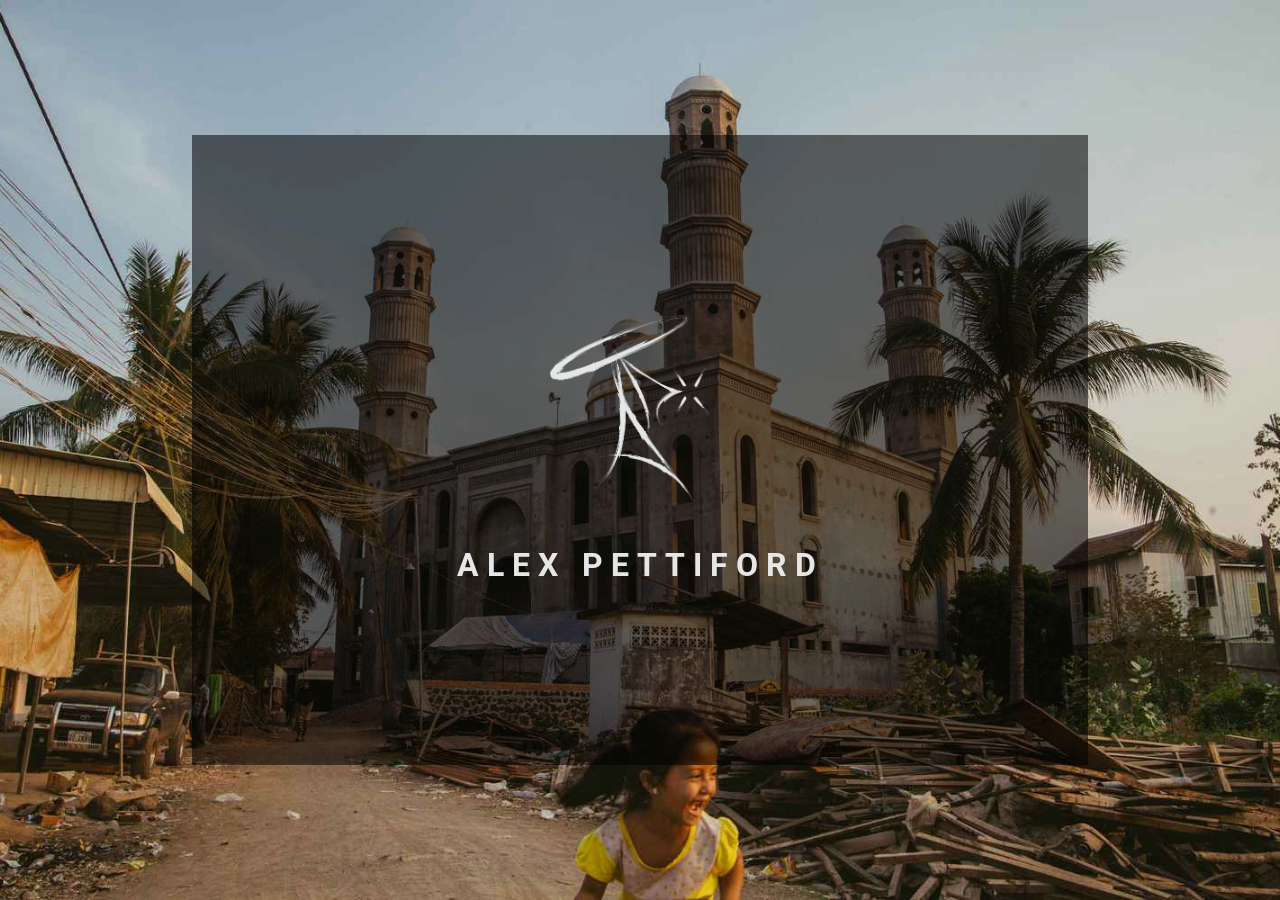
<file: index.html>
<!DOCTYPE html>
<html lang="en">
	<head>
    	<link rel="shortcut icon" type="image/png" href="favicon.png">
		<meta charset="utf-8">
    	<meta name="description" content="Your description goes here">
    	<meta name="keywords" content="one, two, three">
		<meta name="viewport" content="width=device-width, initial-scale=1">
		
		<!-- font -->
		<link href="https://fonts.googleapis.com/css2?family=Roboto:wght@400;500;700&display=swap" rel="stylesheet">
		<link href="/css/lightbox.css" rel="stylesheet" />


		<title>Alex Pettiford</title>

		<!-- external CSS link -->
		<link rel="stylesheet" href="css/normalize.css">
		<link rel="stylesheet" href="css/style.css">
		<link rel="stylesheet" href="css/lightbox.css">
		
		<meta http-equiv="refresh" content="4; url=streetArt.html">
	
	
	</head>
	<body>
		<div class="back">
			<div class="containerIndex">
				<img id="signature" src="favicon.png">
				<h1>ALEX PETTIFORD</h1>

			</div>

		</div>

		
		<script type="text/javascript" src="js/main.js"></script>
		<script type="text/javascript" src="js/lightbox-plus-jquery.js"></script>
	
	
	

	
	</body>
</html>
</file>
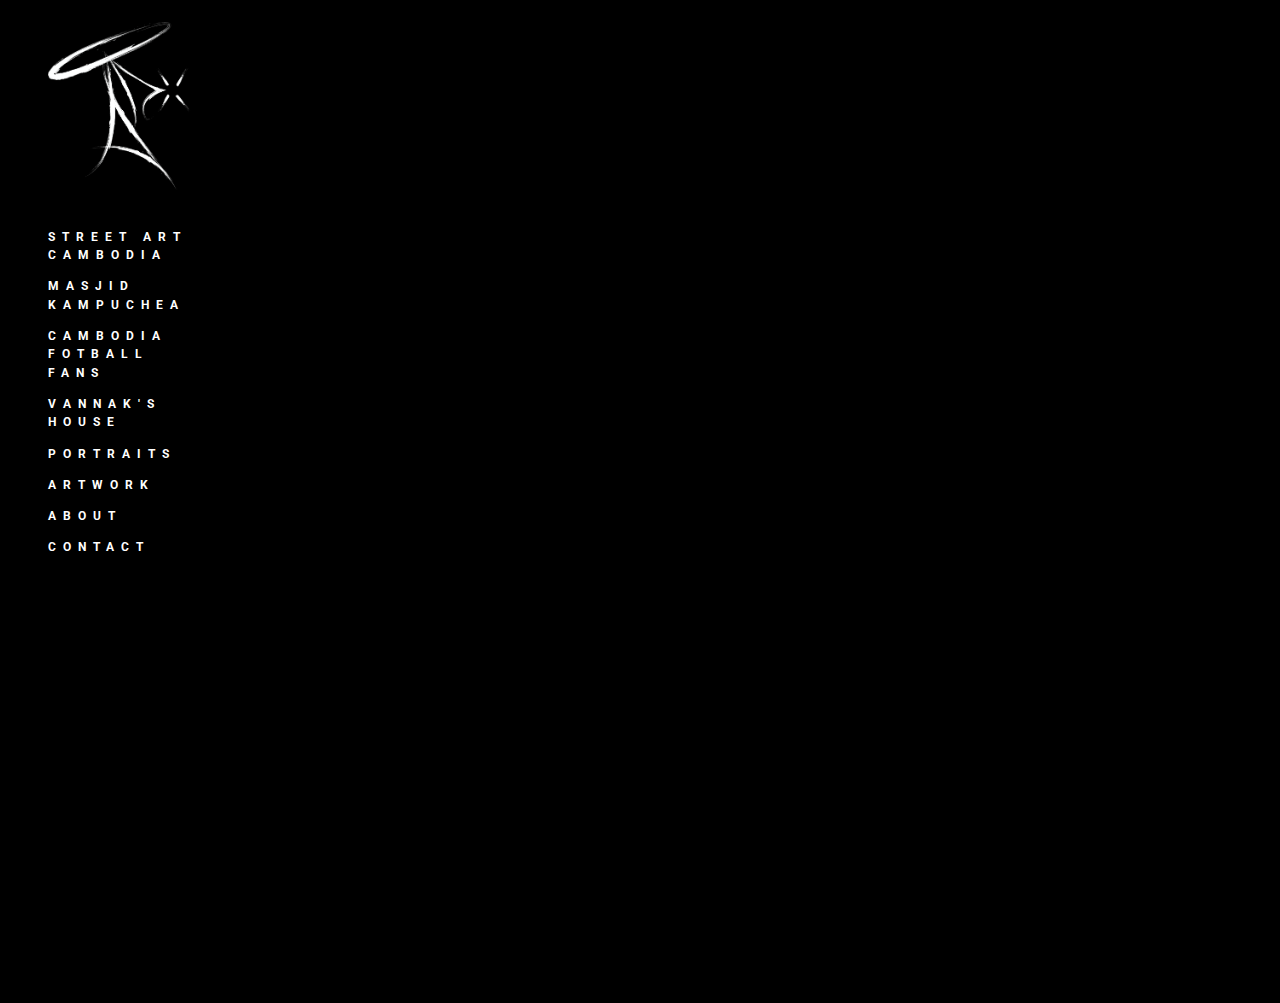
<file: about.html>
<!DOCTYPE html>
<html lang="en">
	<head>
    	<link rel="shortcut icon" type="image/png" href="favicon.png">
		<meta charset="utf-8">
    	<meta name="description" content="Your description goes here">
    	<meta name="keywords" content="one, two, three">
		<meta name="viewport" content="width=device-width, initial-scale=1">
		
		<!-- font -->
		<link href="https://fonts.googleapis.com/css2?family=Roboto:wght@400;500;700&display=swap" rel="stylesheet">
		<link href="/css/lightbox.css" rel="stylesheet" />


		<title>About - Alex Pettiford</title>

		<!-- external CSS link -->
		<link rel="stylesheet" href="css/normalize.css">
		<link rel="stylesheet" href="css/style.css">
		<link rel="stylesheet" href="css/lightbox.css">

	</head>
	<body>
		<nav>
			<img class="left" class="toggle"src="favicon.png" alt=""title="signature">
			<a href="#" class="toggle">
				<span class="bar"></span>
				<span class="bar"></span>
				<span class="bar"></span>
			</a>
			
			<ul id="menu">
				<li><a href="index.html"><img class="signature" src="favicon.png" alt="" title="signature"></a></li>
				<li><a href="streetArt.html">Street Art Cambodia</a></li>
				<li><a href="maskidKampuchea.html">Masjid Kampuchea</a></li>
				<li><a href="cambodiaFotballFans.html">Cambodia Fotball Fans</a></li>
				<li><a href="vannaksHouse.html">Vannak's House</a></li>
				<li><a href="portraits.html">Portraits</a></li>
				<li><a href="artwork.html">Artwork</a></li>
				<li><a href="about.html">About</a></li>
				<li><a href="contact.html">Contact</a></li>
			</ul>
			
		</nav>
		<main>
			<div class="about">
				<img src="images/about.jpg">
				<span  class="text">
					It all started when…
				</span>
				<span class="text">
					Alex is a skilled photographer with a captivating approach that transcends traditional boundaries.
				</span>
				<span class="text">
					With a passion for all areas of the craft, Alex's diverse portfolio is a testament to his exceptional skill, having worked with prestigious clients such as HBO, Irish Times, Phnom Penh Post, South East Asia Globe, and more.
				</span>
				<span class="text">
					Alex's journey in photography began in The Black Country, England, where he captured the beauty of abandoned factories, houses, and graffiti, published in prestigious outlets like Blowback magazine. It was here that Alex's love affair with the camera began, fueling an unquenchable desire to bring his unique perspective to the world.
				</span>
				<span class="text">
					Alex's signature approach involves building an emotional connection with his subjects, resulting in candid images that bring a fresh and engaging photojournalistic narrative to life. He thrives on the challenge of pushing boundaries and exceeding expectations, delivering truly original and captivating documentation. Alex's work captures the essence of the moment and tells a story through photography, evoking powerful emotions and leaving a lasting impression.
				</span>
				<span class="text">
					Alex has not only honed their art but has also expanded their creative horizons through photographic documentation and storytelling in all parts of Khmer society. His work in Cambodia is a testament to his ability to capture the essence of a place and its people, showcasing his versatility and range as a photographer. From the bustling streets of Phnom Penh to the serene mosques of Cambodia, Alex's lens has captured the beauty and complexity of the Khmer culture. A selection of his work can be seen here on this website, which features a stunning collection of images that tell a powerful and inspiring story of the people and places that have touched his heart.
				</span>
				
			</div>
		</main>

		<script type="text/javascript" src="js/main.js"></script>
		<script type="text/javascript" src="js/lightbox-plus-jquery.js"></script>
	</body>
</html>
</file>
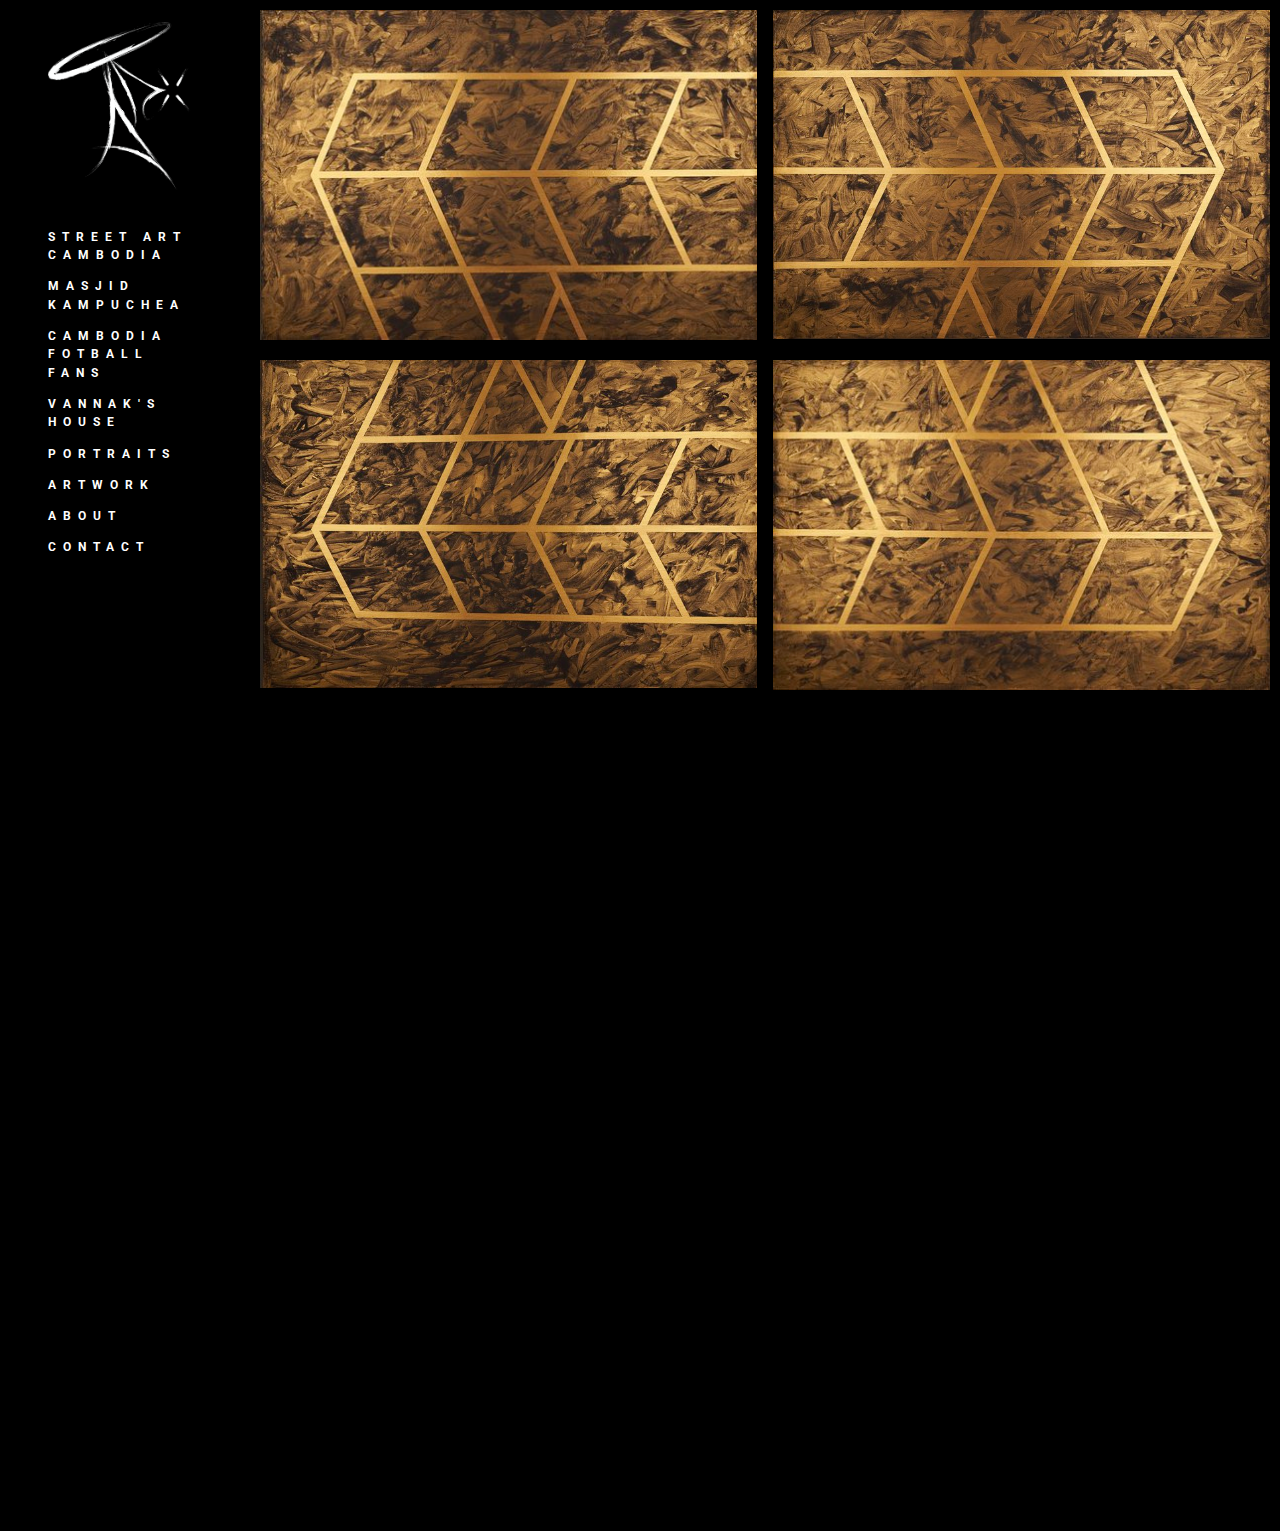
<file: artwork.html>
<!DOCTYPE html>
<html lang="en">
	<head>
    	<link rel="shortcut icon" type="image/png" href="favicon.png">
		<meta charset="utf-8">
    	<meta name="description" content="Your description goes here">
    	<meta name="keywords" content="one, two, three">
		<meta name="viewport" content="width=device-width, initial-scale=1">
		
		<!-- font -->
		<link href="https://fonts.googleapis.com/css2?family=Roboto:wght@400;500;700&display=swap" rel="stylesheet">
		<link href="/css/lightbox.css" rel="stylesheet" />


		<title>Artwork - Alex Pettiford</title>

		<!-- external CSS link -->
		<link rel="stylesheet" href="css/normalize.css">
		<link rel="stylesheet" href="css/style.css">
		<link rel="stylesheet" href="css/lightbox.css">

	</head>
	<body>
		<nav>
			<img class="left" class="toggle"src="favicon.png" alt=""title="signature">
			<a href="#" class="toggle">
				<span class="bar"></span>
				<span class="bar"></span>
				<span class="bar"></span>
			</a>
			
			<ul id="menu">
				<li><a href="index.html"><img class="signature" src="favicon.png" alt="" title="signature"></a></li>
				<li><a href="streetArt.html">Street Art Cambodia</a></li>
				<li><a href="maskidKampuchea.html">Masjid Kampuchea</a></li>
				<li><a href="cambodiaFotballFans.html">Cambodia Fotball Fans</a></li>
				<li><a href="vannaksHouse.html">Vannak's House</a></li>
				<li><a href="portraits.html">Portraits</a></li>
				<li><a href="artwork.html">Artwork</a></li>
				<li><a href="about.html">About</a></li>
				<li><a href="contact.html">Contact</a></li>
			</ul>
			
		</nav>
		<main>
			<div class="container">
				<div class="gallery" id="twoColums">
					<a href="images/artwork/1.jpg" data-lightbox="photos data-title="caption >
						<img src="images/artwork/1.jpg">
					</a>
					<a href="images/artwork/2.jpg" data-lightbox="photos data-title="caption >
						<img src="images/artwork/2.jpg">
					</a>
			
					<a href="images/artwork/3.jpg" data-lightbox="photos data-title="caption  >
						<img src="images/artwork/3.jpg">
					</a>
					<a href="images/artwork/4.jeg" data-lightbox="photos data-title="caption >
						<img src="images/artwork/4.jpg">
					</a>
					
					
					<span  class="text">
						We often make connections through symbols which stand strong and proud.
					</span>
					<span class="text">
						But while looking for wholeness in strength 
					</span>
					<span class="text">
						We often forget the beauty of imperfection. 
					</span>
					<span class="text">
						By searching within ourselves and what we see,
					</span>
					<span class="text">
						We allow these imperfections to come forward,
					</span>
					<span class="text">
						And connect on a visual - and metaphorical - level.
					</span>
					<span class="text">
						Softening our gaze, we see the chinks in the armour.
					</span>
					<span class="text">
						When we realize these chinks, as well as strengths,
					</span>
					<span class="text">
						Are an inimitable part of us,
					</span>
					<span class="text">
						We can appreciate their complimentary value. 
					</span>
					<span class="text">
						Imperfections make us.
					</span>
					<span class="text">
						Geometric Rigour, Manual Imprecision is a body of mixed media 2-D painitngs and 3-D sculpture which explores the idea of perfection through the creation of bold geometric constructions. By using colour, shape, line and form. It invites the viewer to step in closer to interact with the visuals and see that all which seems perfect from afar is made from countless imperfections all joined together as to a whole. 
					</span>
				</div>
			</div>
			
		</main>

		<script type="text/javascript" src="js/main.js"></script>
		<script type="text/javascript" src="js/lightbox-plus-jquery.js"></script>
	</body>
</html>
</file>
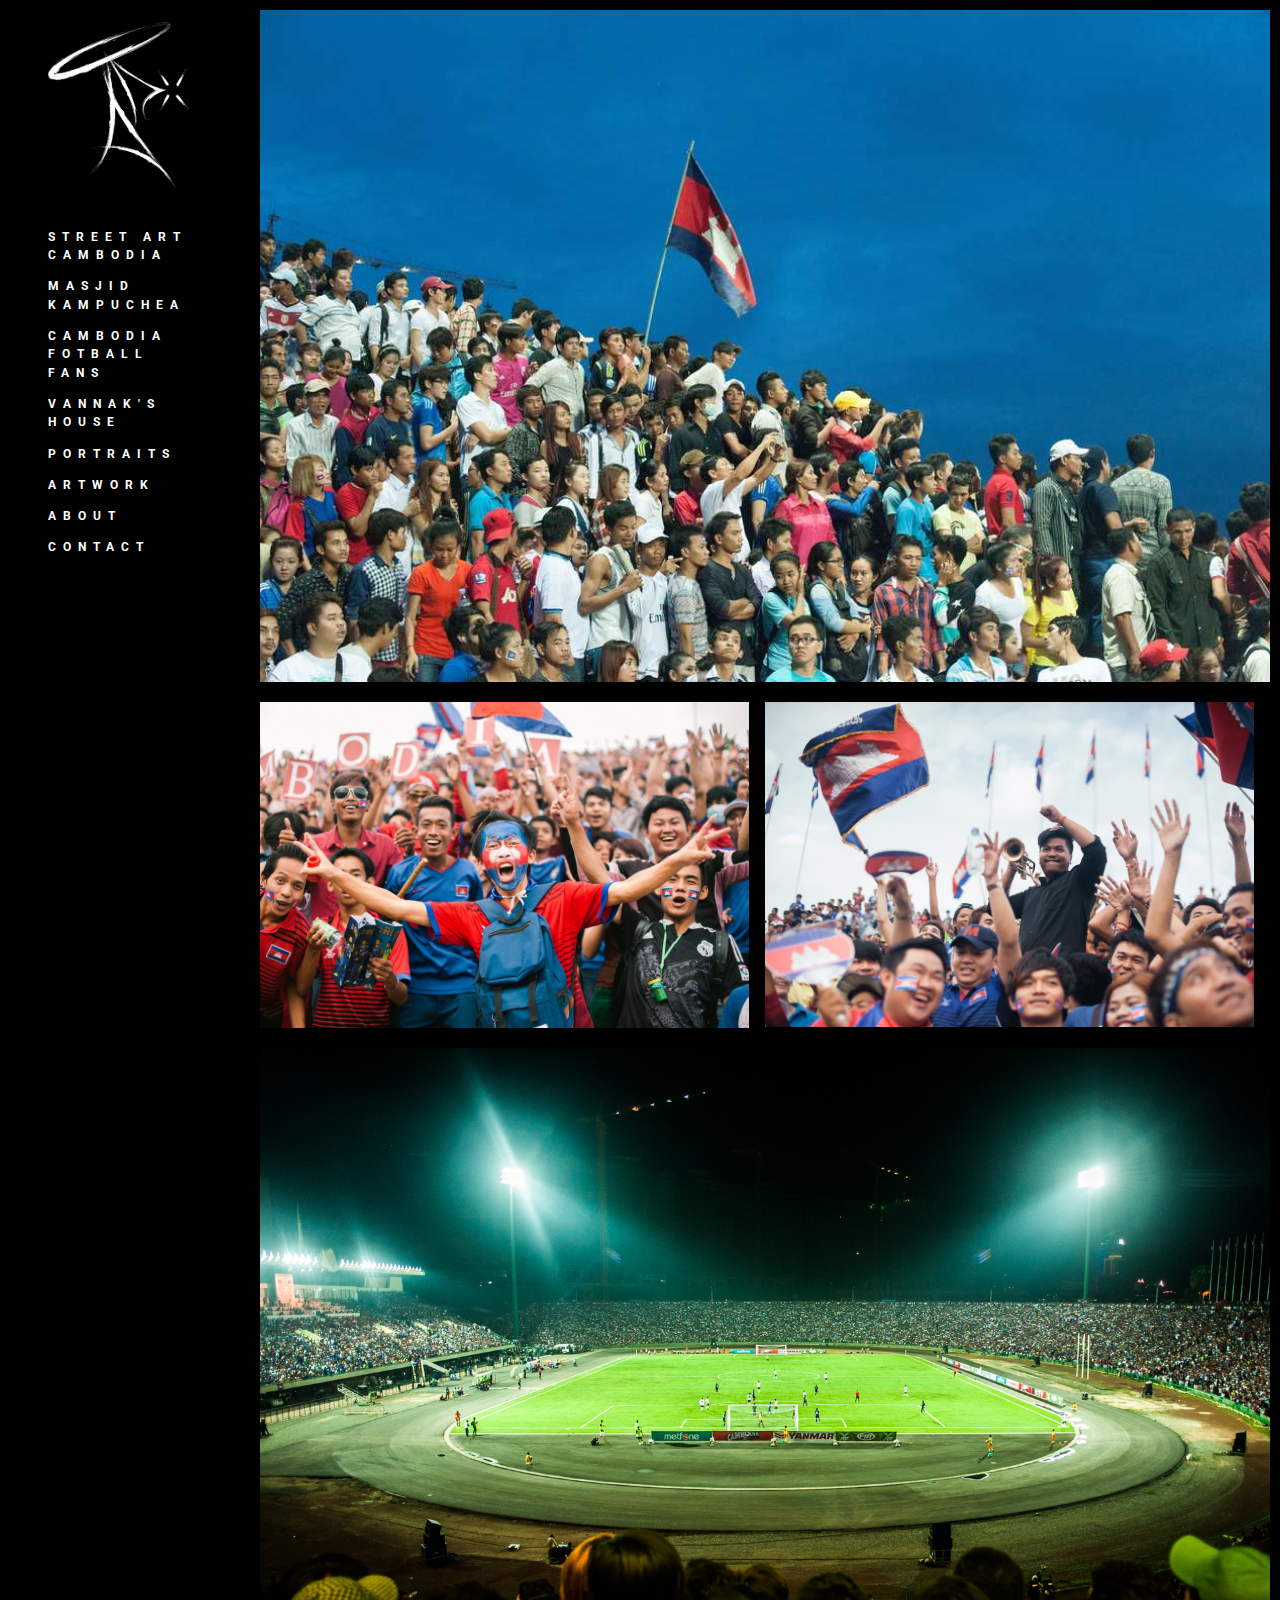
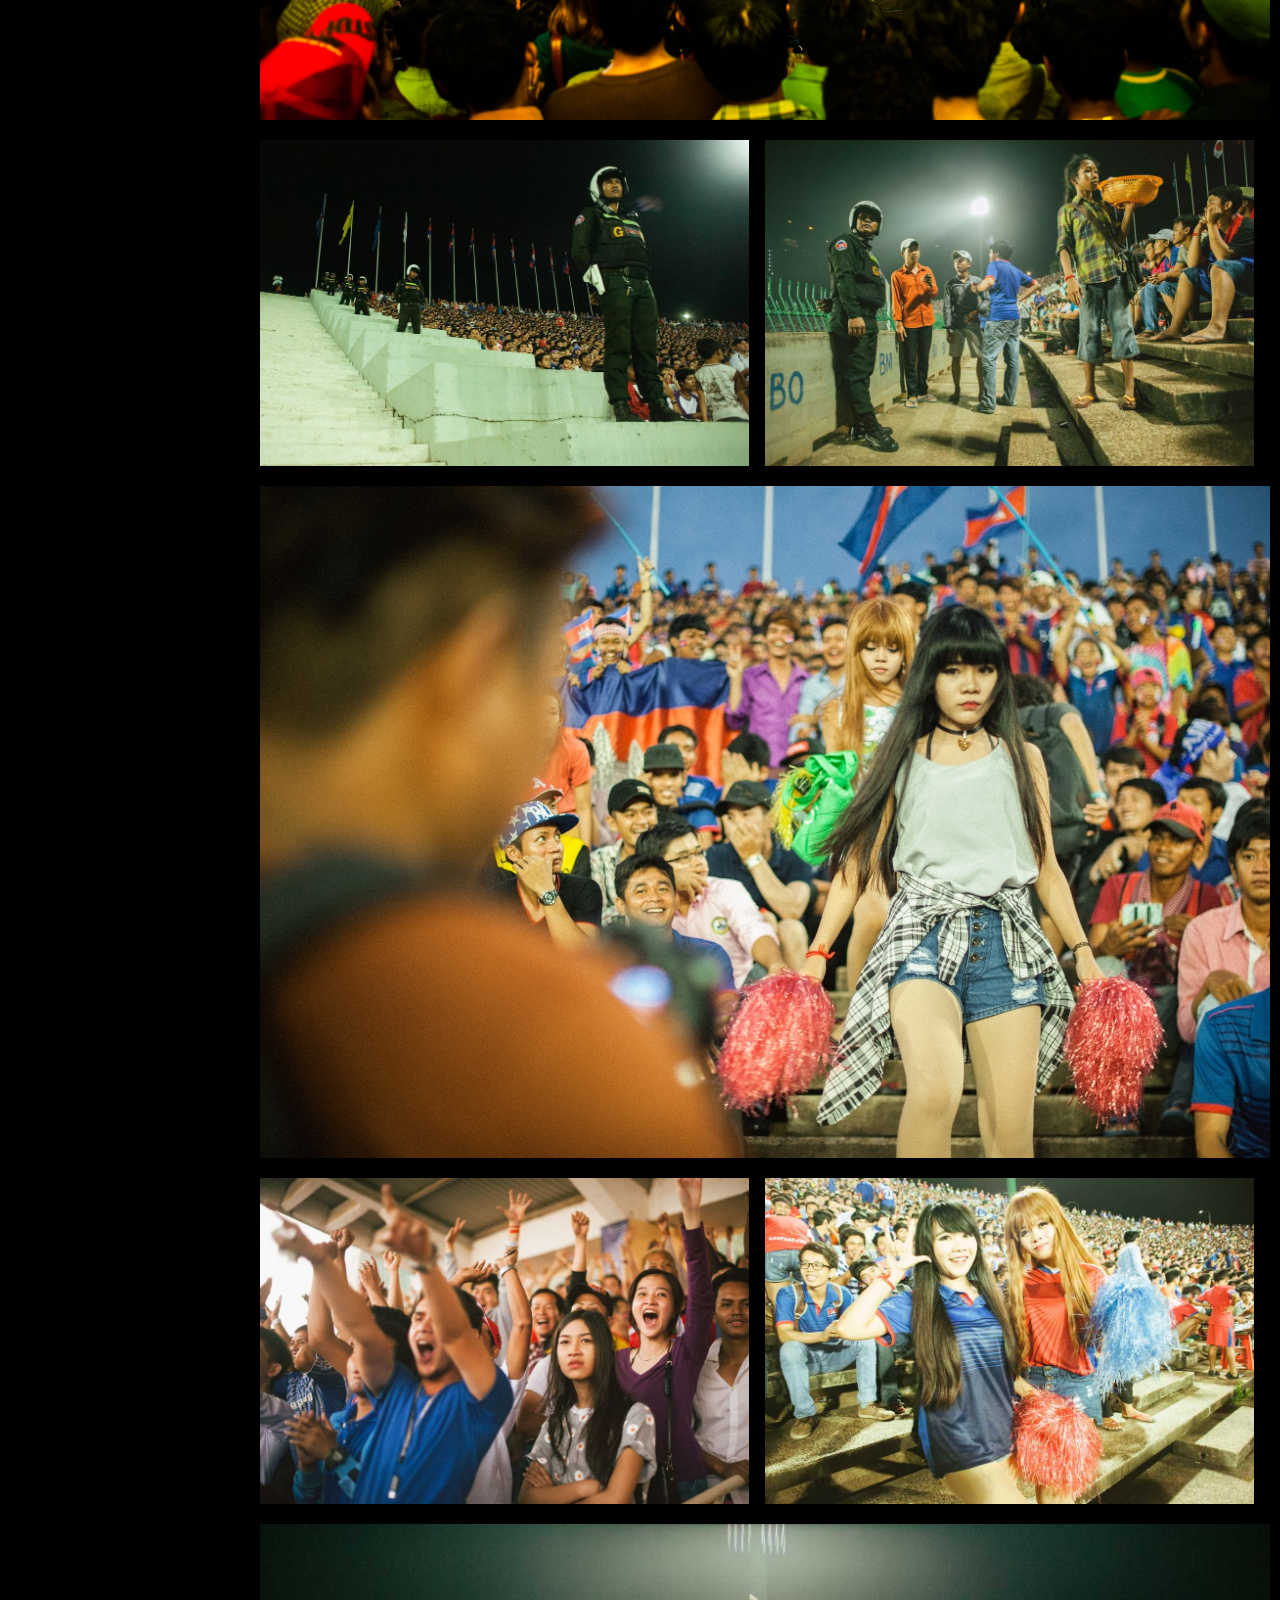
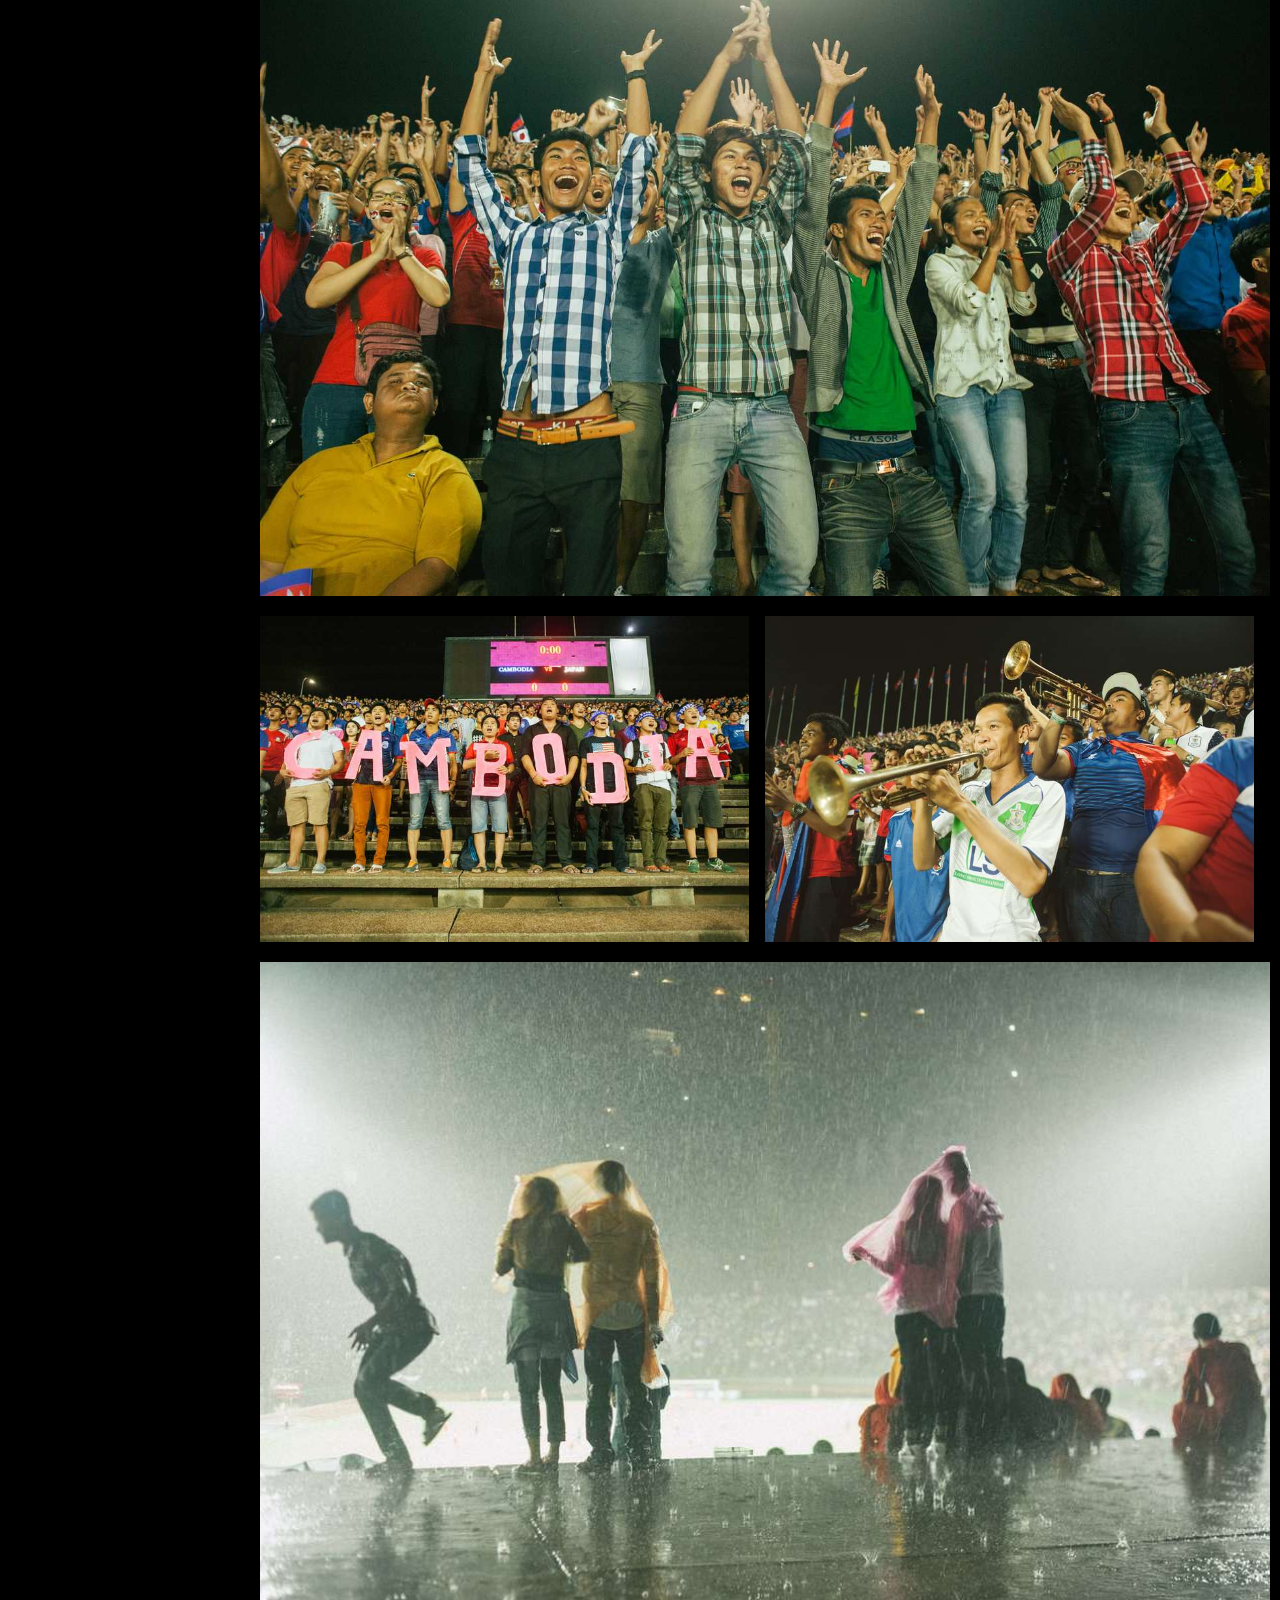
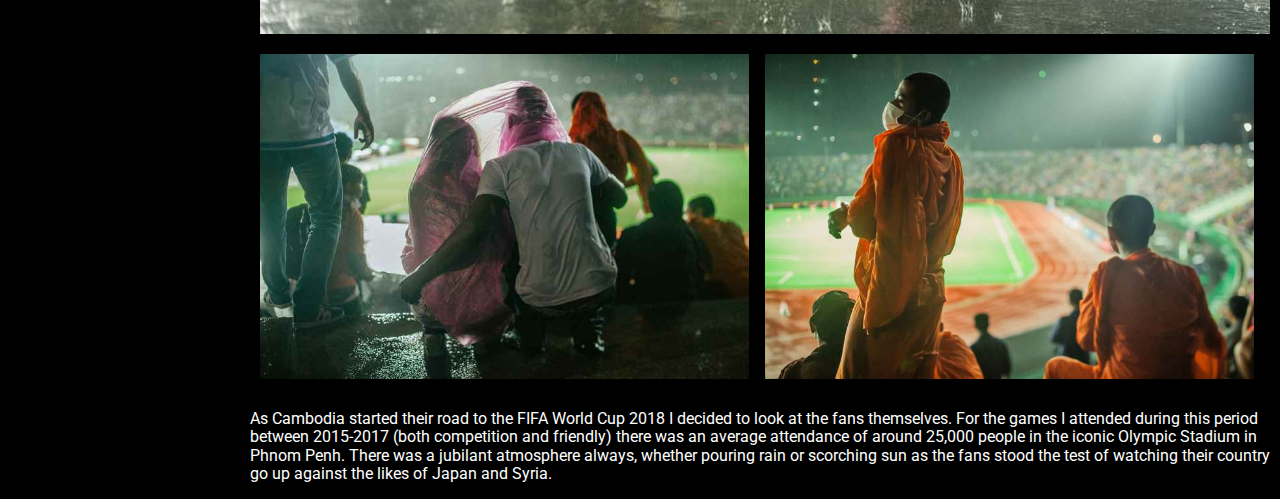
<file: cambodiaFotballFans.html>
<!DOCTYPE html>
<html lang="en">
	<head>
    	<link rel="shortcut icon" type="image/png" href="favicon.png">
		<meta charset="utf-8">
    	<meta name="description" content="Your description goes here">
    	<meta name="keywords" content="one, two, three">
		<meta name="viewport" content="width=device-width, initial-scale=1">
		
		<!-- font -->
		<link href="https://fonts.googleapis.com/css2?family=Roboto:wght@400;500;700&display=swap" rel="stylesheet">
		<link href="/css/lightbox.css" rel="stylesheet" />


		<title>Cambodia football fans - Alex Pettiford</title>

		<!-- external CSS link -->
		<link rel="stylesheet" href="css/normalize.css">
		<link rel="stylesheet" href="css/style.css">
		<link rel="stylesheet" href="css/lightbox.css">

	</head>
	<body>
		<nav>
			<img class="left" class="toggle"src="favicon.png" alt=""title="signature">
			<a href="#" class="toggle">
				<span class="bar"></span>
				<span class="bar"></span>
				<span class="bar"></span>
			</a>
			
			<ul id="menu">
				<li><a href="index.html"><img class="signature" src="favicon.png" alt="" title="signature"></a></li>
				<li><a href="streetArt.html">Street Art Cambodia</a></li>
				<li><a href="maskidKampuchea.html">Masjid Kampuchea</a></li>
				<li><a href="cambodiaFotballFans.html">Cambodia Fotball Fans</a></li>
				<li><a href="vannaksHouse.html">Vannak's House</a></li>
				<li><a href="portraits.html">Portraits</a></li>
				<li><a href="artwork.html">Artwork</a></li>
				<li><a href="about.html">About</a></li>
				<li><a href="contact.html">Contact</a></li>
			</ul>
			
		</nav>
		<main>
			<div class="container">
				<div class="gallery" id="twoColums">
					<a href="images/cambodiaFotballFans/1.jpeg" data-lightbox="photos data-title="caption class="full">
						<img src="images/cambodiaFotballFans/1.jpeg">
					</a>
					<a href="images/cambodiaFotballFans/2.jpg" data-lightbox="photos data-title="caption >
						<img src="images/cambodiaFotballFans/2.jpg">
					</a>
			
					<a href="images/cambodiaFotballFans/3.jpeg" data-lightbox="photos data-title="caption  >
						<img src="images/cambodiaFotballFans/3.jpeg">
					</a>
					<a href="images/cambodiaFotballFans/4.jpeg" data-lightbox="photos data-title="caption class="full">
						<img src="images/cambodiaFotballFans/4.jpeg">
					</a>
					
					<a href="images/cambodiaFotballFans/5.jpg" data-lightbox="photos data-title="caption >
						<img src="images/cambodiaFotballFans/5.jpg">
					</a>
					<a href="images/cambodiaFotballFans/6.jpg" data-lightbox="photos data-title="caption >
						<img src="images/cambodiaFotballFans/6.jpg">
					</a>
					</a>
					<a href="images/cambodiaFotballFans/7.jpeg" data-lightbox="photos data-title="caption  class="full">
						<img src="images/cambodiaFotballFans/7.jpeg">
					</a>
					<a href="images/cambodiaFotballFans/8.jpg" data-lightbox="photos data-title="caption >
						<img src="images/cambodiaFotballFans/8.jpg">
					</a>
					<a href="images/cambodiaFotballFans/9.jpg" data-lightbox="photos data-title="caption >
						<img src="images/cambodiaFotballFans/9.jpg">
					</a>
					
					</a>
					<a href="images/cambodiaFotballFans/11.jpeg" data-lightbox="photos data-title="caption class="full">
						<img src="images/cambodiaFotballFans/11.jpeg">
					</a>
					<a href="images/cambodiaFotballFans/12.jpg" data-lightbox="photos data-title="caption >
						<img src="images/cambodiaFotballFans/12.jpg">
					</a>
					<a href="images/cambodiaFotballFans/13.jpg" data-lightbox="photos data-title="caption  >
						<img src="images/cambodiaFotballFans/13.jpg">
					</a>
					<a href="images/cambodiaFotballFans/14.jpeg" data-lightbox="photos data-title="caption class="full" >
						<img src="images/cambodiaFotballFans/14.jpeg">
					</a>
					<a href="images/cambodiaFotballFans/15.jpg" data-lightbox="photos data-title="caption >
						<img src="images/cambodiaFotballFans/15.jpg">
					</a>
					<a href="images/cambodiaFotballFans/16.jpg" data-lightbox="photos data-title="caption  >
						<img src="images/cambodiaFotballFans/16.jpg">
					</a>
					
				</div>
			</div>
			<p class="paragraph">
				As Cambodia started their road to the FIFA World Cup 2018 I decided to look at the fans themselves. For the games I attended during this period between 2015-2017 (both competition and friendly) there was an average attendance of around 25,000 people in the iconic Olympic Stadium in Phnom Penh.  There was a jubilant atmosphere always, whether pouring rain or scorching sun as the fans stood the test of watching their country go up against the likes of Japan and Syria. 
			</p>
		</main>

		<script type="text/javascript" src="js/main.js"></script>
		<script type="text/javascript" src="js/lightbox-plus-jquery.js"></script>
	</body>
</html>
</file>
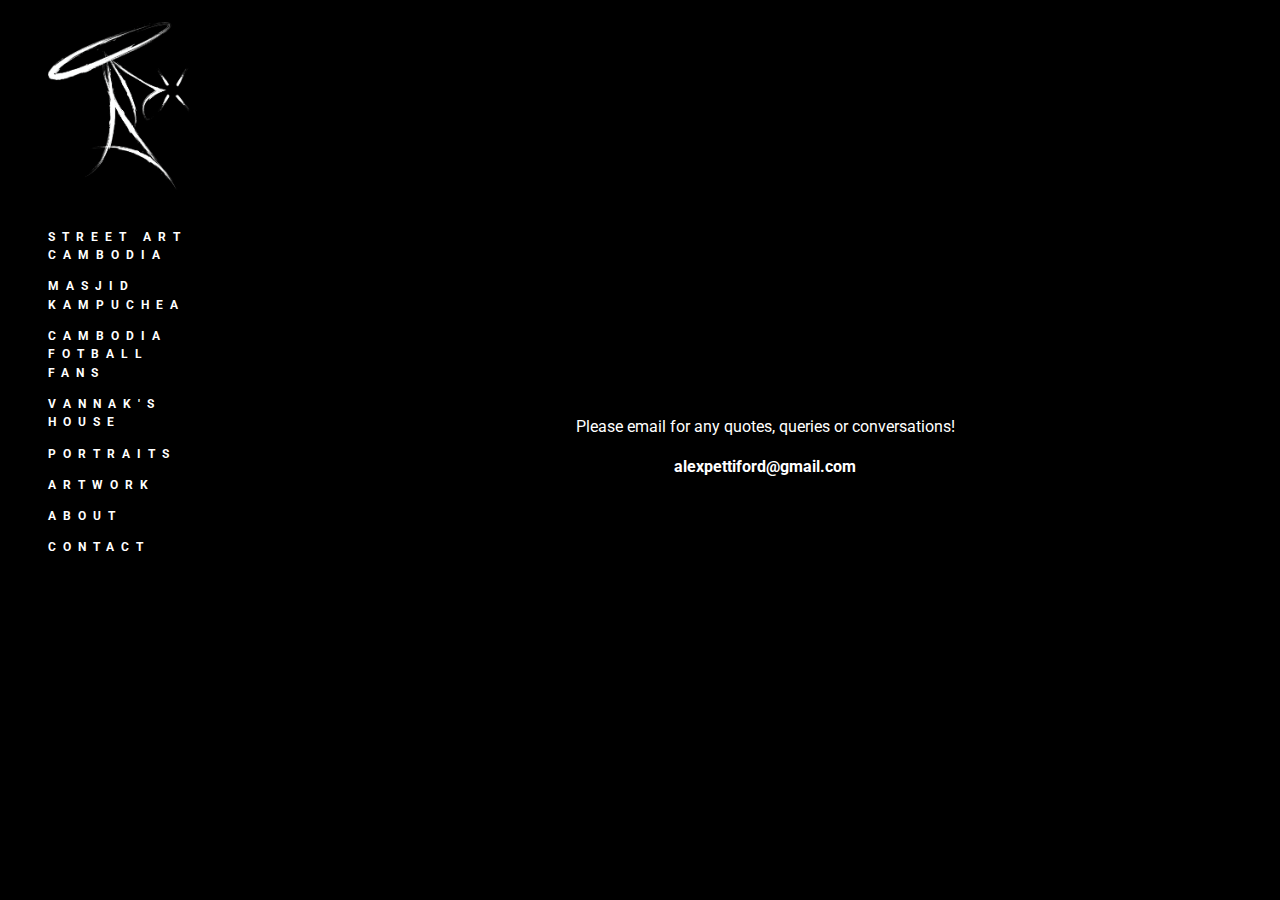
<file: contact.html>
<!DOCTYPE html>
<html lang="en">
	<head>
    	<link rel="shortcut icon" type="image/png" href="favicon.png">
		<meta charset="utf-8">
    	<meta name="description" content="Your description goes here">
    	<meta name="keywords" content="one, two, three">
		<meta name="viewport" content="width=device-width, initial-scale=1">
		
		<!-- font -->
		<link href="https://fonts.googleapis.com/css2?family=Roboto:wght@400;500;700&display=swap" rel="stylesheet">
		<link href="/css/lightbox.css" rel="stylesheet" />


		<title>Contact - Alex Pettiford</title>

		<!-- external CSS link -->
		<link rel="stylesheet" href="css/normalize.css">
		<link rel="stylesheet" href="css/style.css">
		<link rel="stylesheet" href="css/lightbox.css">

	</head>
	<body>
		<nav>
			<img class="left" class="toggle"src="favicon.png" alt=""title="signature">
			<a href="#" class="toggle">
				<span class="bar"></span>
				<span class="bar"></span>
				<span class="bar"></span>
			</a>
			
			<ul id="menu">
				<li><a href="index.html"><img class="signature" src="favicon.png" alt="" title="signature"></a></li>
				<li><a href="streetArt.html">Street Art Cambodia</a></li>
				<li><a href="maskidKampuchea.html">Masjid Kampuchea</a></li>
				<li><a href="cambodiaFotballFans.html">Cambodia Fotball Fans</a></li>
				<li><a href="vannaksHouse.html">Vannak's House</a></li>
				<li><a href="portraits.html">Portraits</a></li>
				<li><a href="artwork.html">Artwork</a></li>
				<li><a href="about.html">About</a></li>
				<li><a href="contact.html">Contact</a></li>
			</ul>
			
		</nav>
		<main class="contactContainer">
			<div class="contact">
				<p>Please email for any quotes, queries or conversations!</p>

				<h4>alexpettiford@gmail.com</h4>

			</div>
		</main>

		<script type="text/javascript" src="js/main.js"></script>
		<script type="text/javascript" src="js/lightbox-plus-jquery.js"></script>
	</body>
</html>
</file>
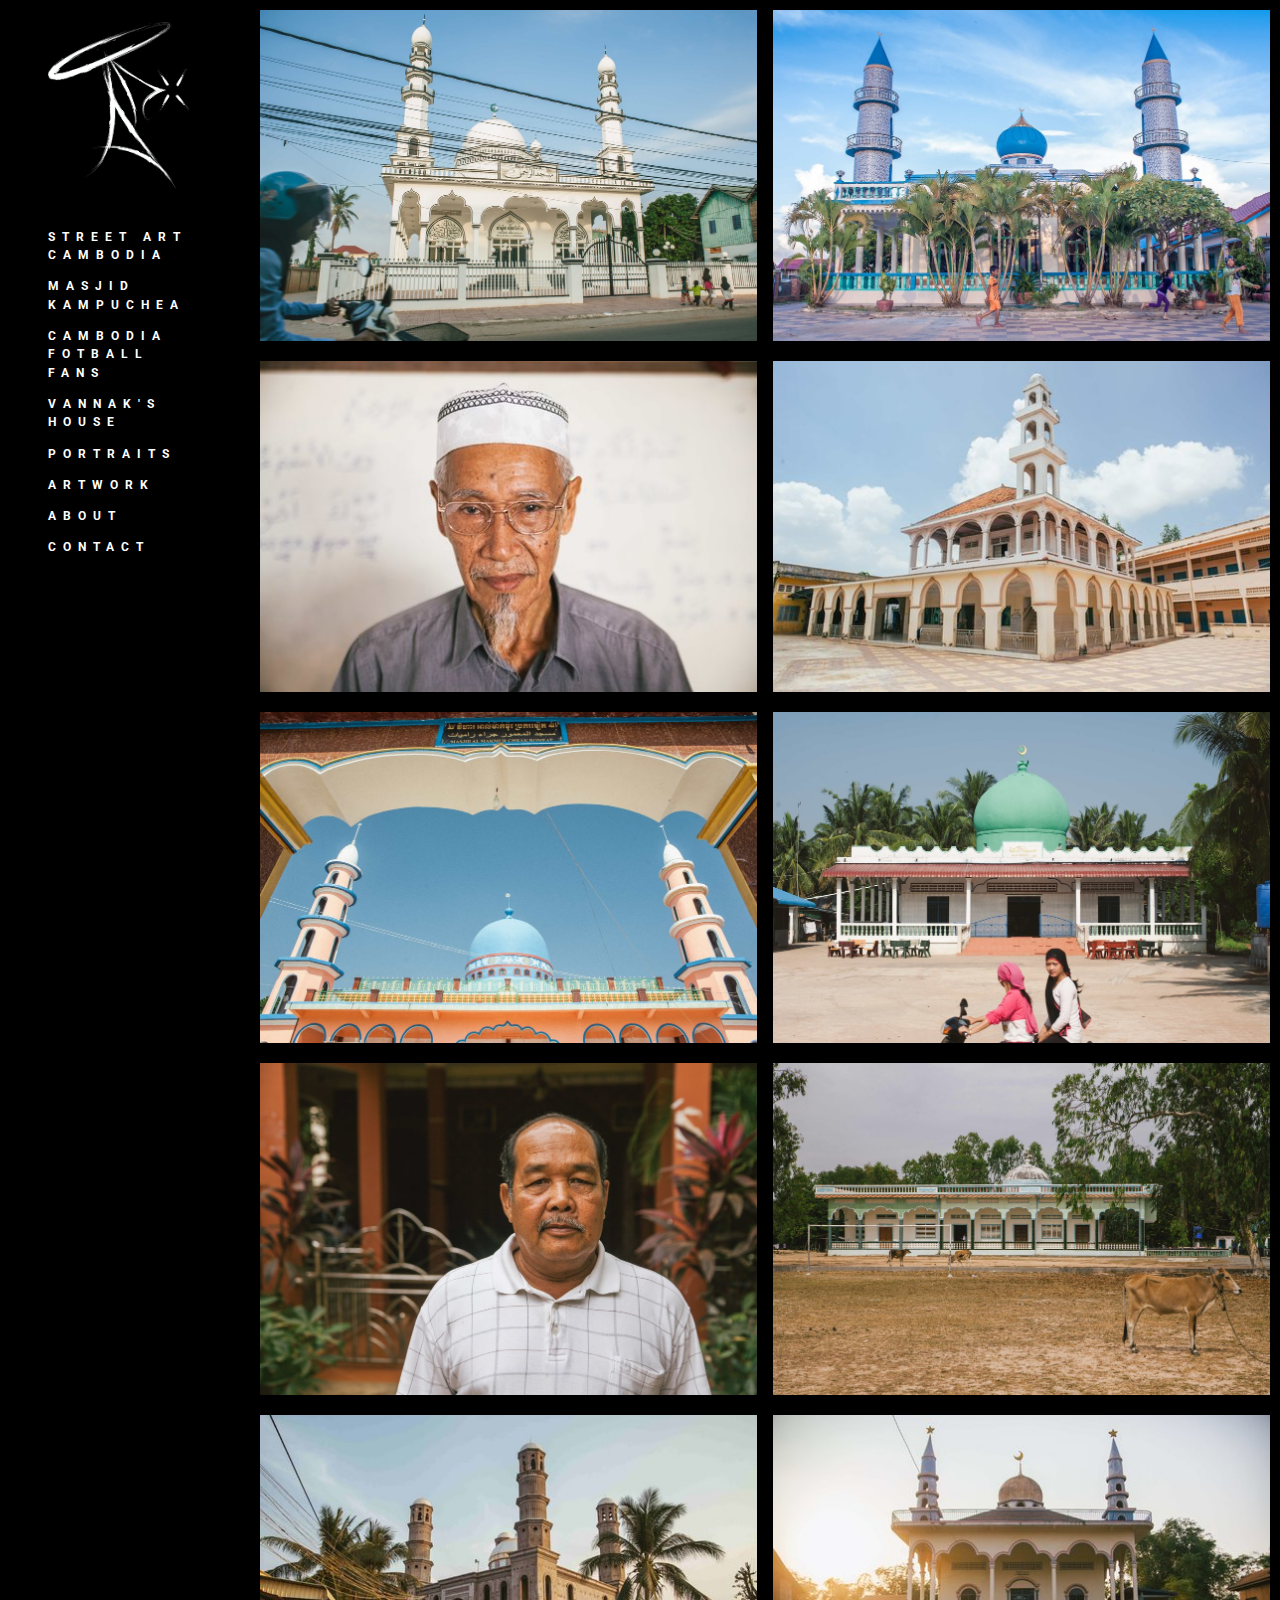
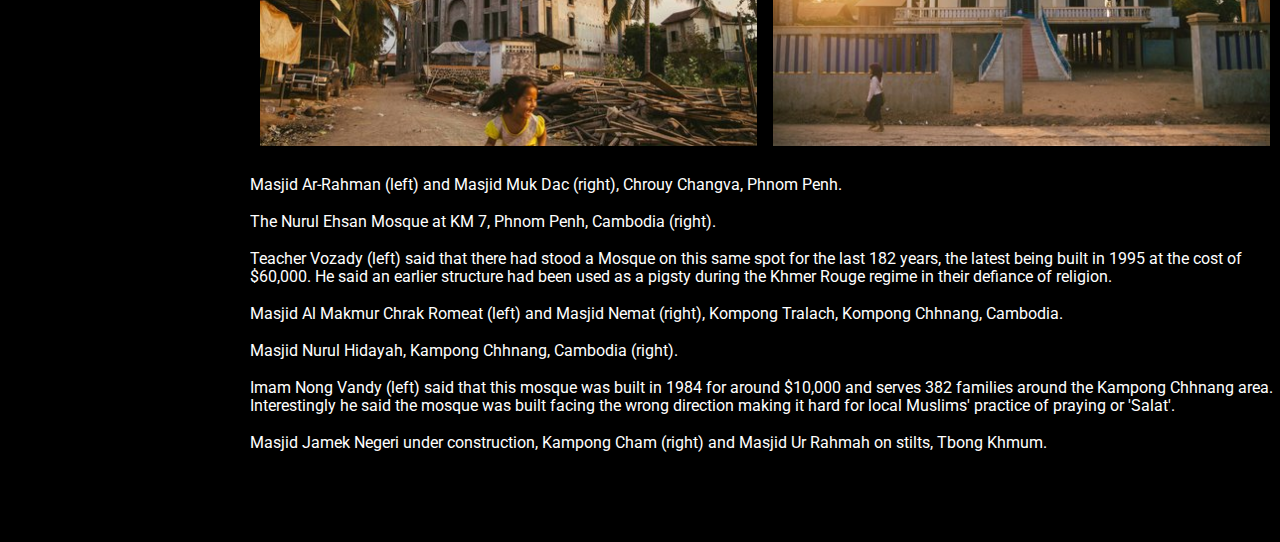
<file: maskidKampuchea.html>
<!DOCTYPE html>
<html lang="en">
	<head>
    	<link rel="shortcut icon" type="image/png" href="favicon.png">
		<meta charset="utf-8">
    	<meta name="description" content="Your description goes here">
    	<meta name="keywords" content="one, two, three">
		<meta name="viewport" content="width=device-width, initial-scale=1">
		
		<!-- font -->
		<link href="https://fonts.googleapis.com/css2?family=Roboto:wght@400;500;700&display=swap" rel="stylesheet">
		<link href="/css/lightbox.css" rel="stylesheet" />


		<title>Maskid Kampuchea - Alex Pettiford</title>

		<!-- external CSS link -->
		<link rel="stylesheet" href="css/normalize.css">
		<link rel="stylesheet" href="css/style.css">
		<link rel="stylesheet" href="css/lightbox.css">

	</head>
	<body>
		<nav>
			<img class="left" class="toggle"src="favicon.png" alt=""title="signature">
			<a href="#" class="toggle">
				<span class="bar"></span>
				<span class="bar"></span>
				<span class="bar"></span>
			</a>
			
			<ul id="menu">
				<li><a href="index.html"><img class="signature" src="favicon.png" alt="" title="signature"></a></li>
				<li><a href="streetArt.html">Street Art Cambodia</a></li>
				<li><a href="maskidKampuchea.html">Masjid Kampuchea</a></li>
				<li><a href="cambodiaFotballFans.html">Cambodia Fotball Fans</a></li>
				<li><a href="vannaksHouse.html">Vannak's House</a></li>
				<li><a href="portraits.html">Portraits</a></li>
				<li><a href="artwork.html">Artwork</a></li>
				<li><a href="about.html">About</a></li>
				<li><a href="contact.html">Contact</a></li>
			</ul>
			
		</nav>
		<main>
			<div class="container">
				<div class="gallery" id="twoColums">
					<a href="images/masjidKampuchea/1.jpg" data-lightbox="photos data-title="caption >
						<img src="images/masjidKampuchea/1.jpg">
					</a>
					<a href="images/masjidKampuchea/2.jpg" data-lightbox="photos data-title="caption >
						<img src="images/masjidKampuchea/2.jpg">
					</a>
			
					<a href="images/masjidKampuchea/3.jpg" data-lightbox="photos data-title="caption  >
						<img src="images/masjidKampuchea/3.jpg">
					</a>
					<a href="images/masjidKampuchea/4.jpg" data-lightbox="photos data-title="caption>
						<img src="images/masjidKampuchea/4.jpg">
					</a>
					
					<a href="images/masjidKampuchea/5.jpg" data-lightbox="photos data-title="caption >
						<img src="images/masjidKampuchea/5.jpg">
					</a>
					<a href="images/masjidKampuchea/6.jpg" data-lightbox="photos data-title="caption >
						<img src="images/masjidKampuchea/6.jpg">
					</a>
					</a>
					<a href="images/masjidKampuchea/7.jpg" data-lightbox="photos data-title="caption >
						<img src="images/masjidKampuchea/7.jpg">
					</a>
					<a href="images/masjidKampuchea/8.jpg" data-lightbox="photos data-title="caption >
						<img src="images/masjidKampuchea/8.jpg">
					</a>
					<a href="images/masjidKampuchea/9.jpg" data-lightbox="photos data-title="caption >
						<img src="images/masjidKampuchea/9.jpg">
					</a>
					
					</a>
					<a href="images/masjidKampuchea/10.jpg" data-lightbox="photos data-title="caption>
						<img src="images/masjidKampuchea/10.jpg">
					</a>
					
					
				</div>
				
			</div>
			<p class="paragraph">
				Masjid Ar-Rahman (left) and Masjid Muk Dac (right), Chrouy Changva, Phnom Penh. </br>
			</br>
				The Nurul Ehsan Mosque at KM 7, Phnom Penh, Cambodia (right). </br>
			</br>
				Teacher Vozady (left) said that there had stood a Mosque on this same spot for the last 182 years, the latest being built in 1995 at the cost of $60,000. He said an earlier structure had been used as a pigsty during the Khmer Rouge regime in their defiance of religion. </br>
			</br>
				Masjid Al Makmur Chrak Romeat (left) and Masjid Nemat (right), Kompong Tralach, Kompong Chhnang, Cambodia.</br>
			</br>
				Masjid Nurul Hidayah, Kampong Chhnang, Cambodia (right).</br>
			</br>
				Imam Nong Vandy (left) said that this mosque was built in 1984 for around $10,000 and serves 382 families around the Kampong Chhnang area. Interestingly he said the mosque was built facing the wrong direction making it hard for local Muslims' practice of praying or 'Salat'. </br>
			</br>
				Masjid Jamek Negeri under construction, Kampong Cham (right) and Masjid Ur Rahmah on stilts, Tbong Khmum.		</br>	
			</br>
			</br>
			</br>	
			</br>	
			</p>
		</main>

		<script type="text/javascript" src="js/main.js"></script>
		<script type="text/javascript" src="js/lightbox-plus-jquery.js"></script>
	</body>
</html>
</file>
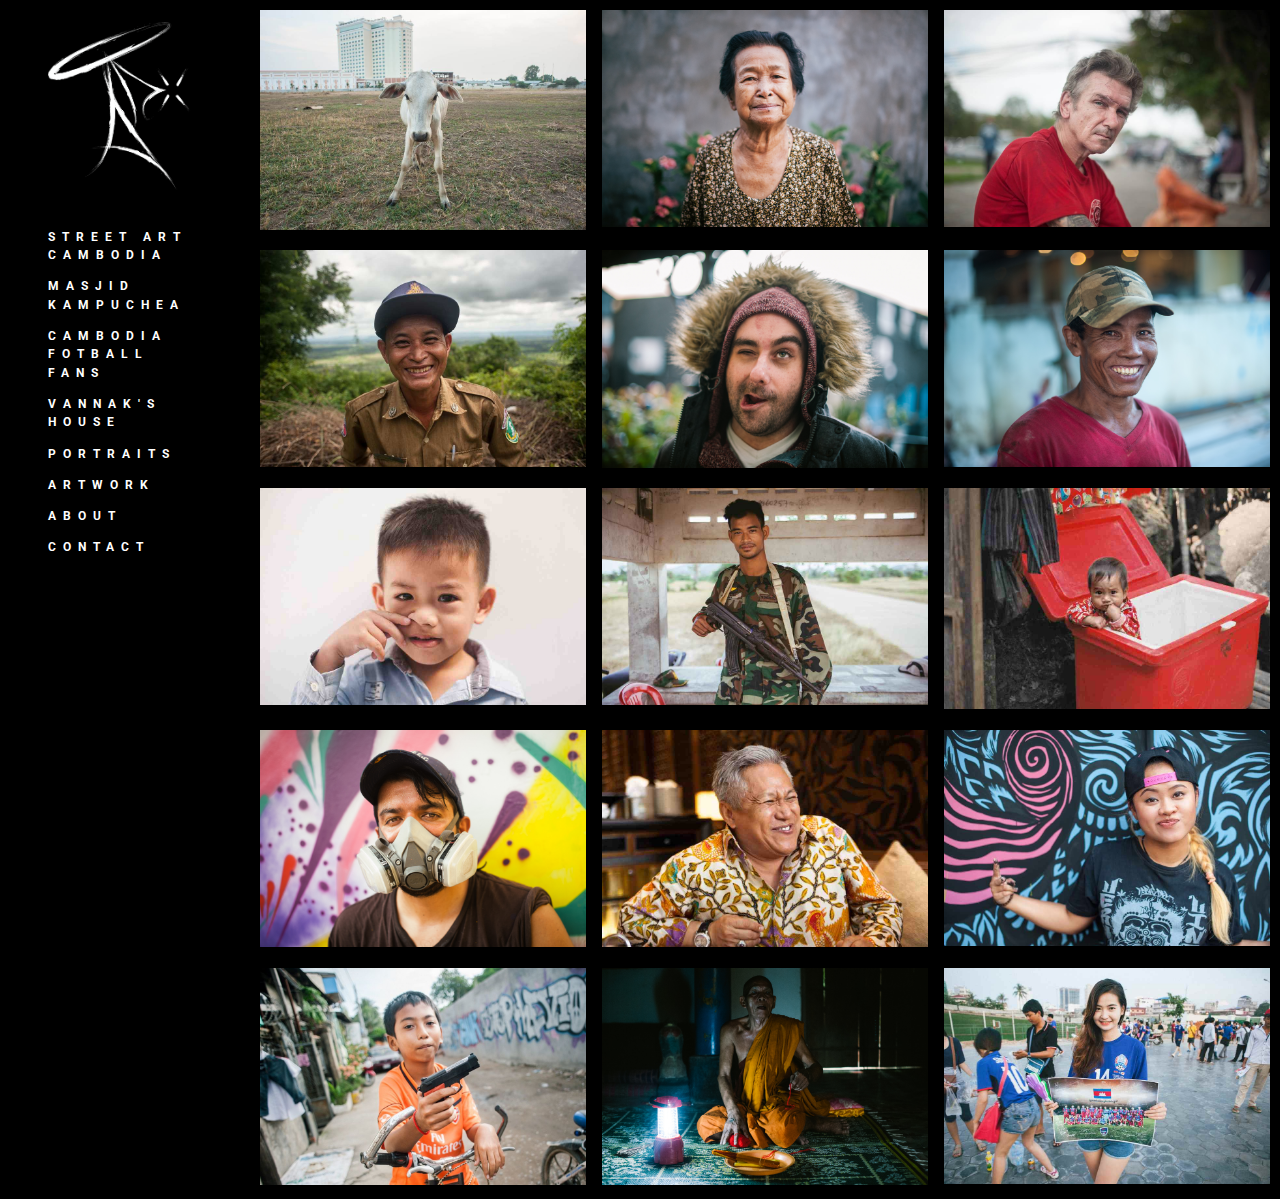
<file: portraits.html>
<!DOCTYPE html>
<html lang="en">
	<head>
    	<link rel="shortcut icon" type="image/png" href="favicon.png">
		<meta charset="utf-8">
    	<meta name="description" content="Your description goes here">
    	<meta name="keywords" content="one, two, three">
		<meta name="viewport" content="width=device-width, initial-scale=1">
		
		<!-- font -->
		<link href="https://fonts.googleapis.com/css2?family=Roboto:wght@400;500;700&display=swap" rel="stylesheet">
		<link href="/css/lightbox.css" rel="stylesheet" />


		<title>Portraits - Alex Pettiford</title>

		<!-- external CSS link -->
		<link rel="stylesheet" href="css/normalize.css">
		<link rel="stylesheet" href="css/style.css">
		<link rel="stylesheet" href="css/lightbox.css">

	</head>
	<body>
		<nav>
			<img class="left" class="toggle"src="favicon.png" alt=""title="signature">
			<a href="#" class="toggle">
				<span class="bar"></span>
				<span class="bar"></span>
				<span class="bar"></span>
			</a>
			
			<ul id="menu">
				<li><a href="index.html"><img class="signature" src="favicon.png" alt="" title="signature"></a></li>
				<li><a href="streetArt.html">Street Art Cambodia</a></li>
				<li><a href="maskidKampuchea.html">Masjid Kampuchea</a></li>
				<li><a href="cambodiaFotballFans.html">Cambodia Fotball Fans</a></li>
				<li><a href="vannaksHouse.html">Vannak's House</a></li>
				<li><a href="portraits.html">Portraits</a></li>
				<li><a href="artwork.html">Artwork</a></li>
				<li><a href="about.html">About</a></li>
				<li><a href="contact.html">Contact</a></li>
			</ul>
			
		</nav>
		<main>
			<div class="container">
				<div class="gallery">
					<a href="images/portraits/1.jpg" data-lightbox="photos data-title="caption >
						<img src="images/portraits/1.jpg">
					</a>
							
					<a href="images/portraits/2.jpg" data-lightbox="photos data-title="caption>
						<img src="images/portraits/2.jpg">
					</a>
					<a href="images/portraits/3.jpg" data-lightbox="photos data-title="caption>
						<img src="images/portraits/3.jpg">
					</a>
					<a href="images/portraits/4.jpg" data-lightbox="photos data-title="caption>
						<img src="images/portraits/4.jpg">
					</a>
					<a href="images/portraits/5.jpg" data-lightbox="photos data-title="caption>
						<img src="images/portraits/5.jpg">
					</a>
					<a href="images/portraits/6.jpg" data-lightbox="photos data-title="caption>
						<img src="images/portraits/6.jpg">
					</a>
					</a>
					<a href="images/portraits/7.jpg" data-lightbox="photos data-title="caption>
						<img src="images/portraits/7.jpg">
					</a>
					<a href="images/portraits/8.jpg" data-lightbox="photos data-title="caption>
						<img src="images/portraits/8.jpg">
					</a>
					<a href="images/portraits/9.jpg" data-lightbox="photos data-title="caption>
						<img src="images/portraits/9.jpg">
					</a>
					<a href="images/portraits/10.jpg" data-lightbox="photos data-title="caption>
						<img src="images/portraits/10.jpg">
					</a>
					<a href="images/portraits/11.jpg" data-lightbox="photos data-title="caption>
						<img src="images/portraits/11.jpg">
					</a>
					<a href="images/portraits/12.jpg" data-lightbox="photos data-title="caption>
						<img src="images/portraits/12.jpg">
					</a>
					<a href="images/portraits/13.jpg" data-lightbox="photos data-title="caption>
						<img src="images/portraits/13.jpg">
					</a>
					<a href="images/portraits/14.jpg" data-lightbox="photos data-title="caption>
						<img src="images/portraits/14.jpg">
					</a>
					<a href="images/portraits/15.jpg" data-lightbox="photos data-title="caption>
						<img src="images/portraits/15.jpg">
					</a>
					

				</div>
			</div>
		</main>

		<script type="text/javascript" src="js/main.js"></script>
		<script type="text/javascript" src="js/lightbox-plus-jquery.js"></script>
	</body>
</html>
</file>
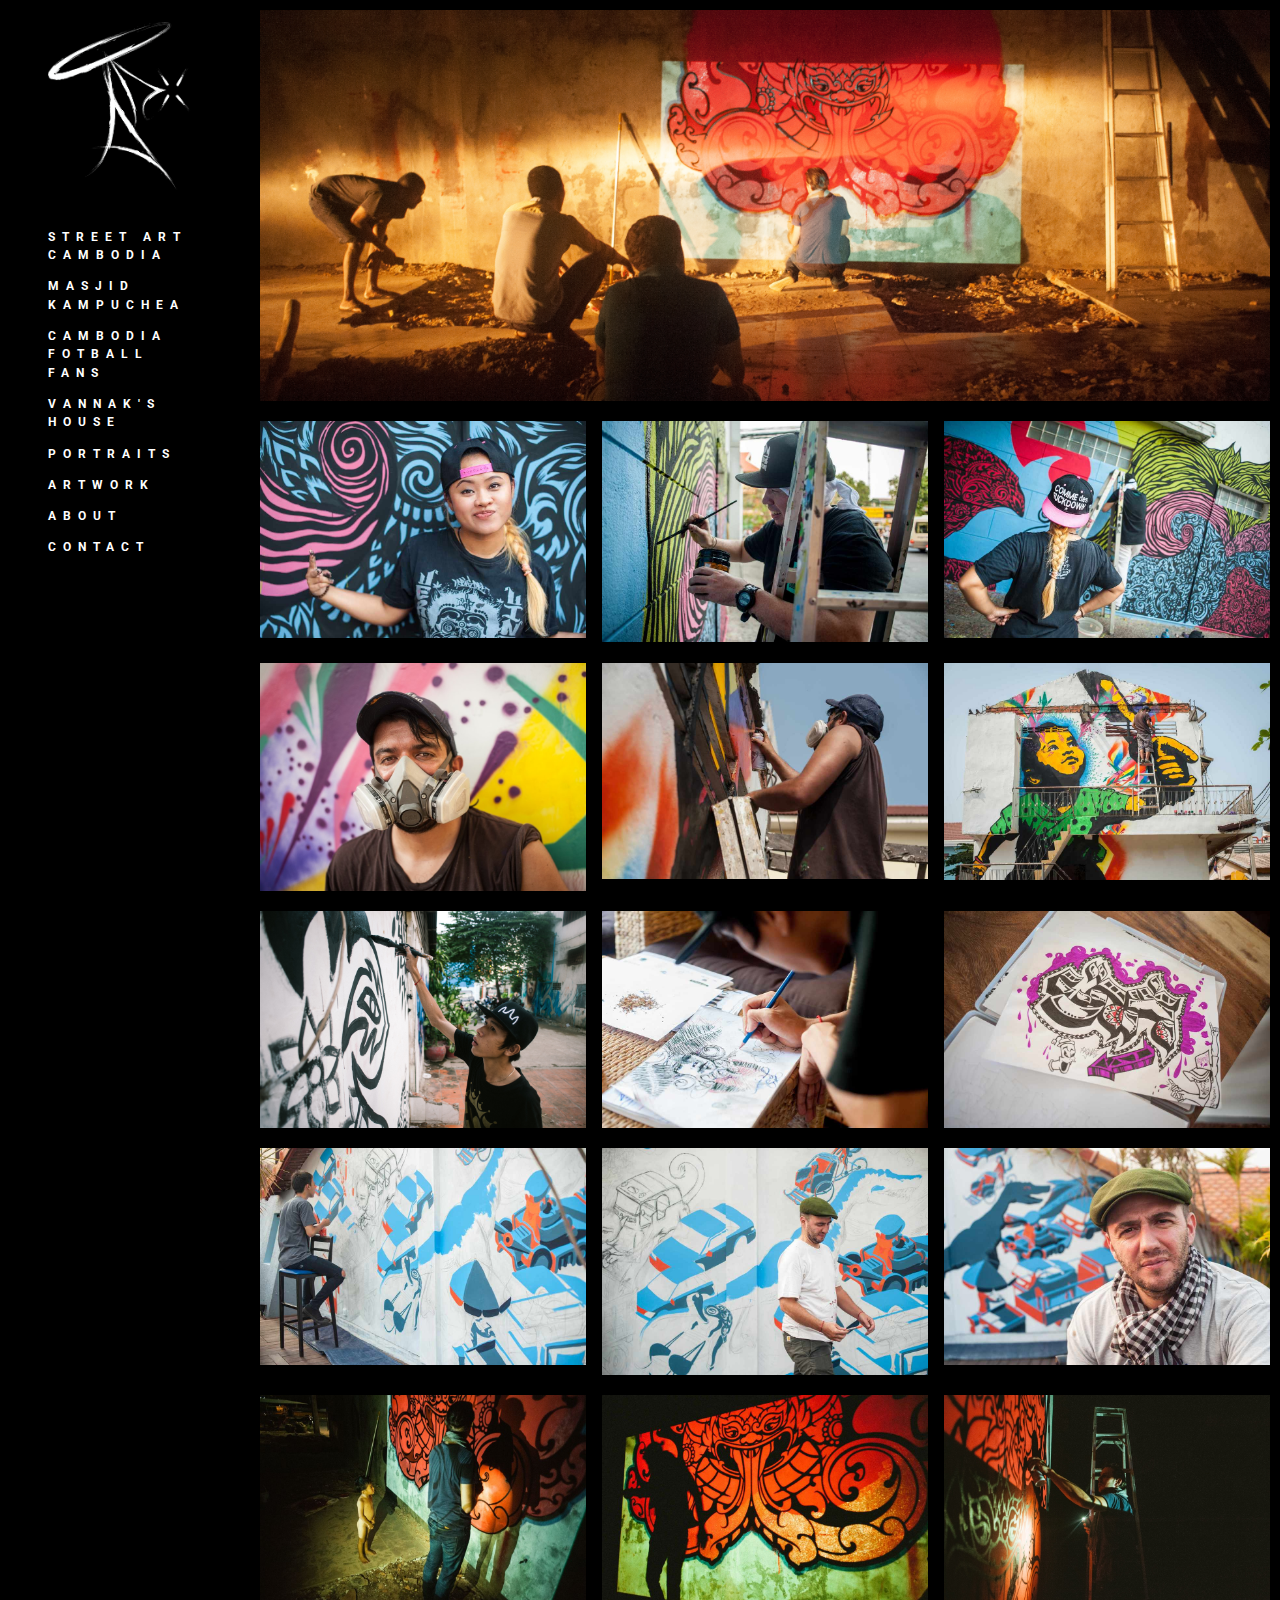
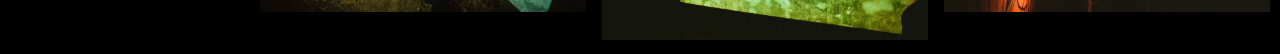
<file: streetArt.html>
<!DOCTYPE html>
<html lang="en">
	<head>
    	<link rel="shortcut icon" type="image/png" href="favicon.png">
		<meta charset="utf-8">
    	<meta name="description" content="Your description goes here">
    	<meta name="keywords" content="one, two, three">
		<meta name="viewport" content="width=device-width, initial-scale=1">
		
		<!-- font -->
		<link href="https://fonts.googleapis.com/css2?family=Roboto:wght@400;500;700&display=swap" rel="stylesheet">
		<link href="/css/lightbox.css" rel="stylesheet" />


		<title>Street Art - Alex Pettiford</title>

		<!-- external CSS link -->
		<link rel="stylesheet" href="css/normalize.css">
		<link rel="stylesheet" href="css/style.css">
		<link rel="stylesheet" href="css/lightbox.css">

	</head>
	<body>
		<nav>
			<img class="left" class="toggle"src="favicon.png" alt=""title="signature">
			<a href="#" class="toggle">
				<span class="bar"></span>
				<span class="bar"></span>
				<span class="bar"></span>
			</a>
			
			<ul id="menu">
				<li><a href="index.html"><img class="signature" src="favicon.png" alt="" title="signature"></a></li>
				<li><a href="streetArt.html">Street Art Cambodia</a></li>
				<li><a href="maskidKampuchea.html">Masjid Kampuchea</a></li>
				<li><a href="cambodiaFotballFans.html">Cambodia Fotball Fans</a></li>
				<li><a href="vannaksHouse.html">Vannak's House</a></li>
				<li><a href="portraits.html">Portraits</a></li>
				<li><a href="artwork.html">Artwork</a></li>
				<li><a href="about.html">About</a></li>
				<li><a href="contact.html">Contact</a></li>
			</ul>
			
		</nav>
		<main>
			<div class="container">
				<div class="gallery">
					<a href="images/streetArt/image0.jpeg" data-lightbox="photos data-title="caption class="full">
						<img src="images/streetArt/image0.jpeg">
					</a>
					<a href="images/streetArt/1.jpg" data-lightbox="photos data-title="caption>
						<img src="images/streetArt/1.jpg">
					</a>
			
					<a href="images/streetArt/2.jpg" data-lightbox="photos data-title="caption>
						<img src="images/streetArt/2.jpg">
					</a>
					<a href="images/streetArt/3.jpg" data-lightbox="photos data-title="caption>
						<img src="images/streetArt/3.jpg">
					</a>
					<a href="images/streetArt/4.jpg" data-lightbox="photos data-title="caption>
						<img src="images/streetArt/4.jpg">
					</a>
					<a href="images/streetArt/5.jpg" data-lightbox="photos data-title="caption>
						<img src="images/streetArt/5.jpg">
					</a>
					
					</a>
					<a href="images/streetArt/7.jpg" data-lightbox="photos data-title="caption>
						<img src="images/streetArt/7.jpg">
					</a>
					<a href="images/streetArt/8.jpeg" data-lightbox="photos data-title="caption>
						<img src="images/streetArt/8.jpeg">
					</a>
					<a href="images/streetArt/9.jpg" data-lightbox="photos data-title="caption>
						<img src="images/streetArt/9.jpg">
					</a>
					<a href="images/streetArt/10.jpg" data-lightbox="photos data-title="caption>
						<img src="images/streetArt/10.jpg">
					</a>
					<a href="images/streetArt/11.jpg" data-lightbox="photos data-title="caption>
						<img src="images/streetArt/11.jpg">
					</a>
					<a href="images/streetArt/12.jpg" data-lightbox="photos data-title="caption>
						<img src="images/streetArt/12.jpg">
					</a>
					<a href="images/streetArt/13.jpg" data-lightbox="photos data-title="caption>
						<img src="images/streetArt/13.jpg">
					</a>
					<a href="images/streetArt/14.jpg" data-lightbox="photos data-title="caption>
						<img src="images/streetArt/14.jpg">
					</a>
					<a href="images/streetArt/15.jpg" data-lightbox="photos data-title="caption>
						<img src="images/streetArt/15.jpg">
					</a>
					<a href="images/streetArt/16.jpg" data-lightbox="photos data-title="caption>
						<img src="images/streetArt/16.jpg">
					</a>

				</div>
			</div>
		</main>

		<script type="text/javascript" src="js/main.js"></script>
		<script type="text/javascript" src="js/lightbox-plus-jquery.js"></script>
	</body>
</html>
</file>
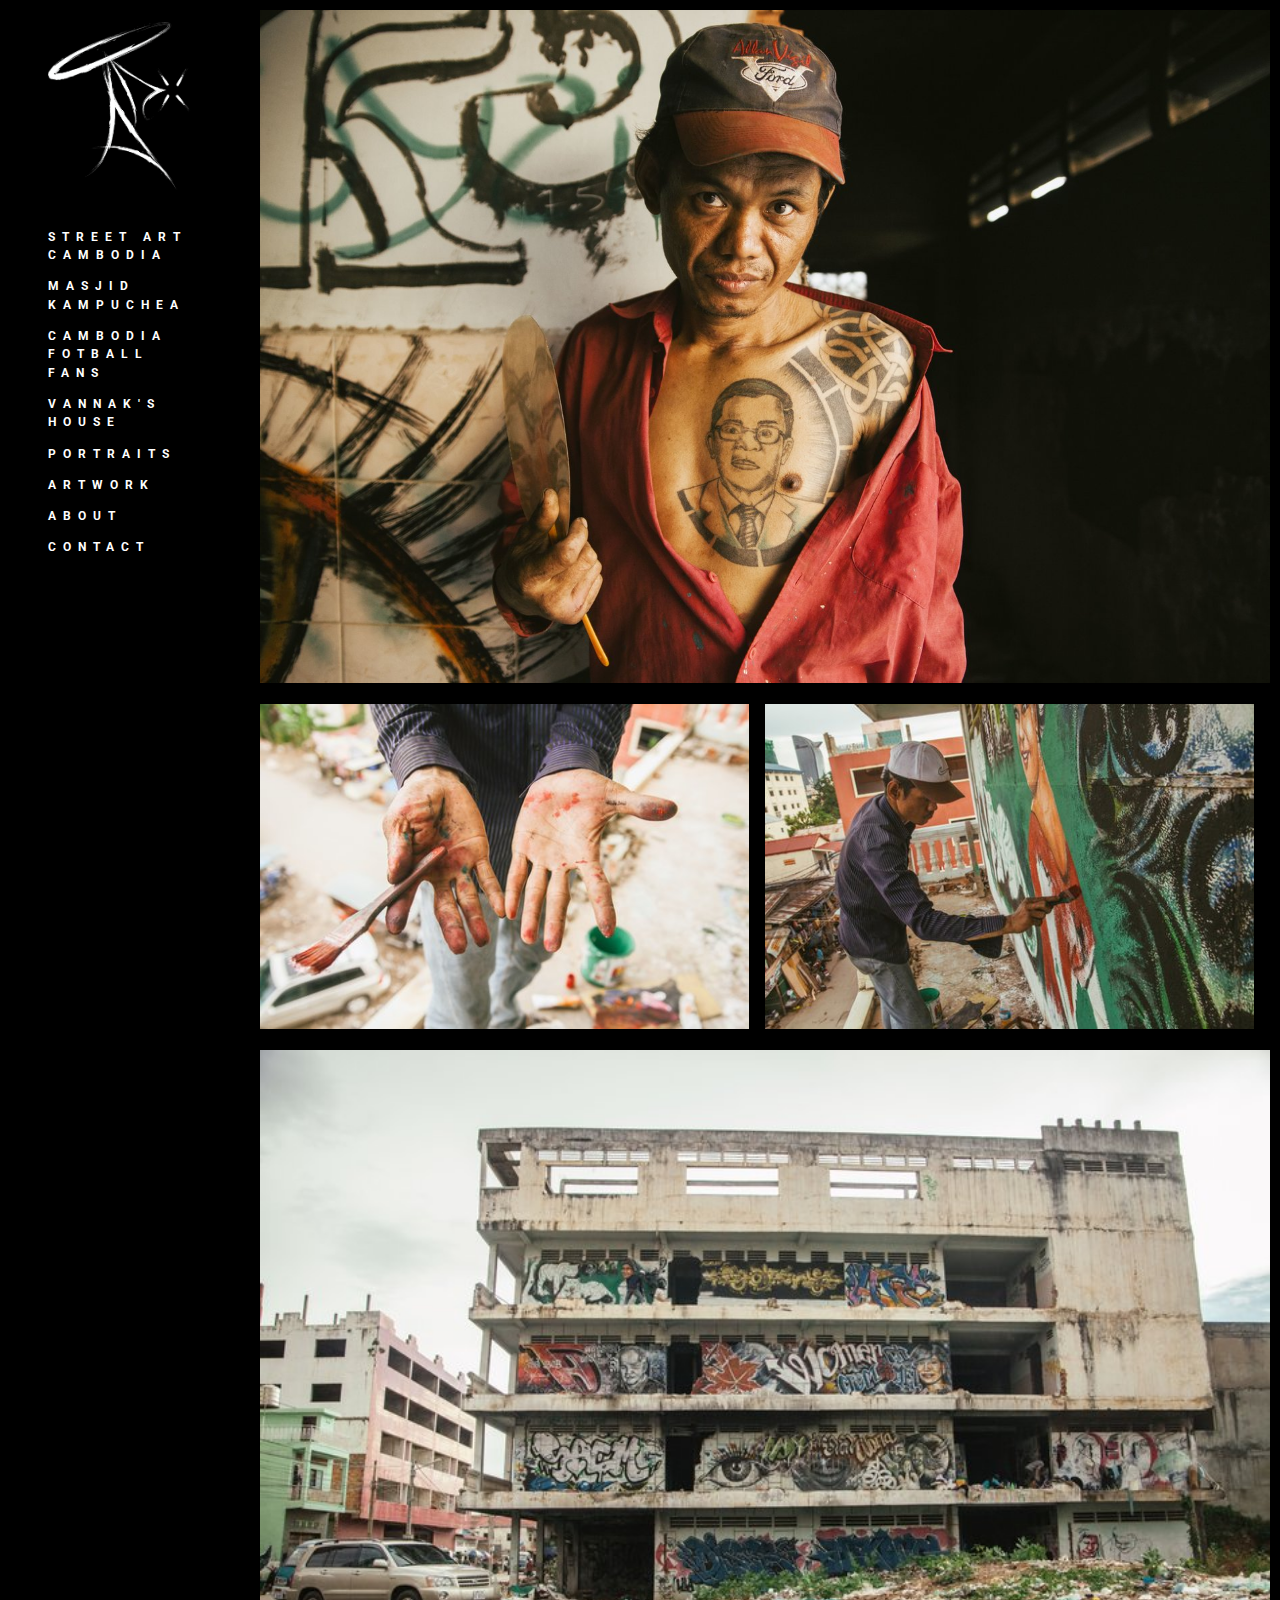
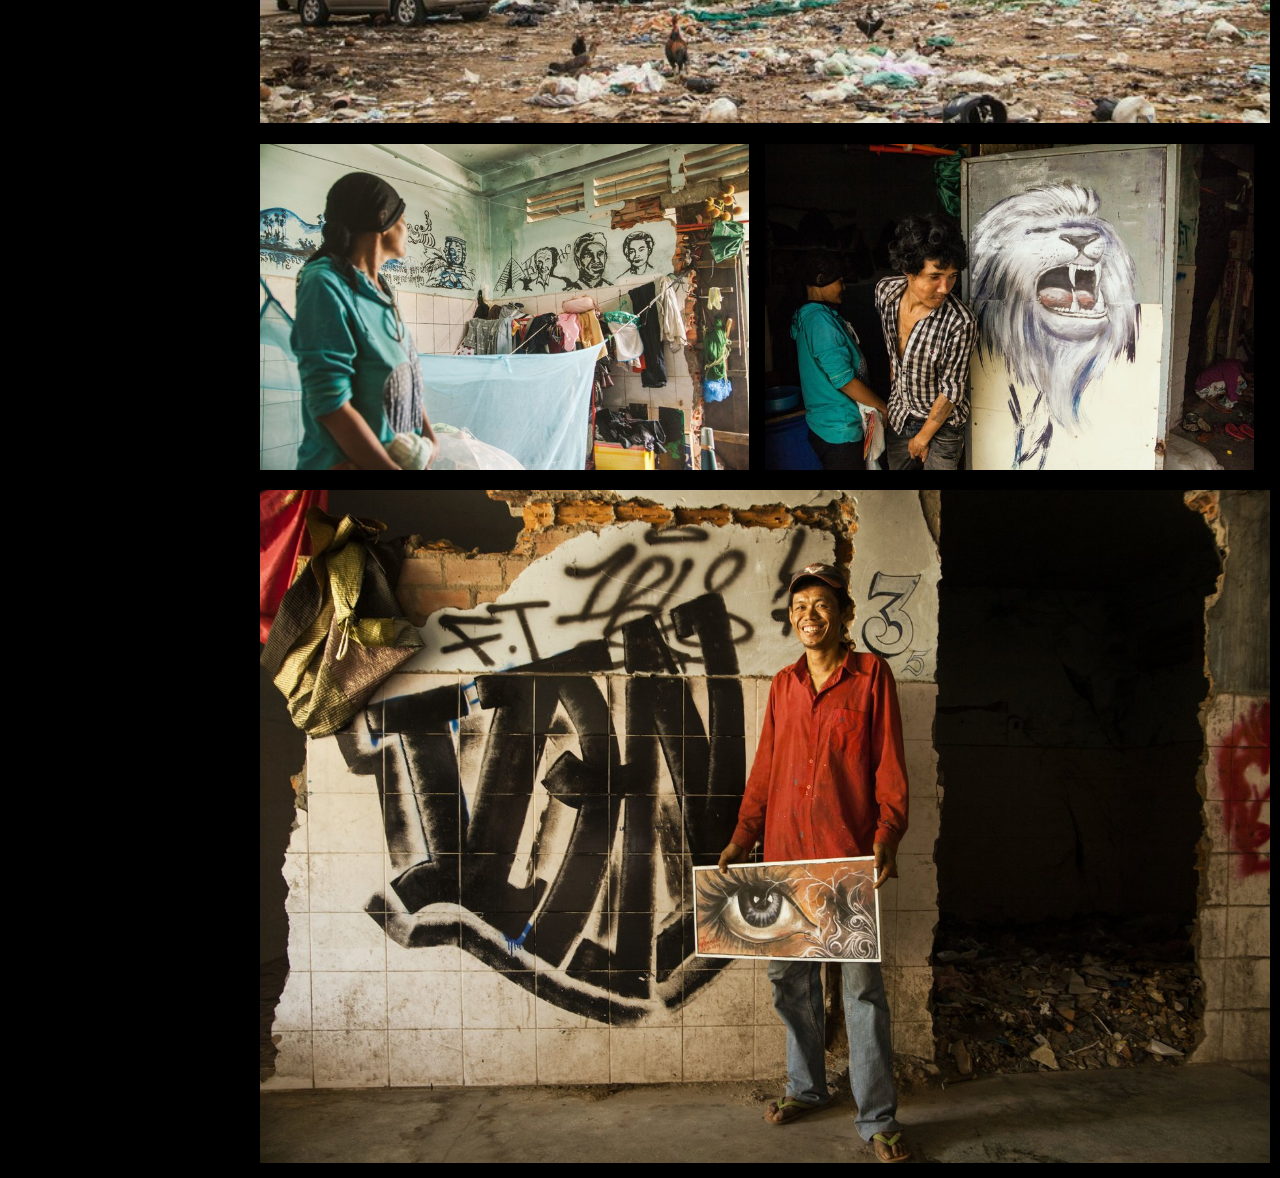
<file: vannaksHouse.html>
<!DOCTYPE html>
<html lang="en">
	<head>
    	<link rel="shortcut icon" type="image/png" href="favicon.png">
		<meta charset="utf-8">
    	<meta name="description" content="Your description goes here">
    	<meta name="keywords" content="one, two, three">
		<meta name="viewport" content="width=device-width, initial-scale=1">
		
		<!-- font -->
		<link href="https://fonts.googleapis.com/css2?family=Roboto:wght@400;500;700&display=swap" rel="stylesheet">
		<link href="/css/lightbox.css" rel="stylesheet" />


		<title>Vannak's house - Alex Pettiford</title>

		<!-- external CSS link -->
		<link rel="stylesheet" href="css/normalize.css">
		<link rel="stylesheet" href="css/style.css">
		<link rel="stylesheet" href="css/lightbox.css">

	</head>
	<body>
		<nav>
			<img class="left" class="toggle"src="favicon.png" alt=""title="signature">
			<a href="#" class="toggle">
				<span class="bar"></span>
				<span class="bar"></span>
				<span class="bar"></span>
			</a>
			
			<ul id="menu">
				<li><a href="index.html"><img class="signature" src="favicon.png" alt="" title="signature"></a></li>
				<li><a href="streetArt.html">Street Art Cambodia</a></li>
				<li><a href="maskidKampuchea.html">Masjid Kampuchea</a></li>
				<li><a href="cambodiaFotballFans.html">Cambodia Fotball Fans</a></li>
				<li><a href="vannaksHouse.html">Vannak's House</a></li>
				<li><a href="portraits.html">Portraits</a></li>
				<li><a href="artwork.html">Artwork</a></li>
				<li><a href="about.html">About</a></li>
				<li><a href="contact.html">Contact</a></li>
			</ul>
			
		</nav>
		<main>
			<div class="container">
				<div class="gallery" id="twoColums">
					<a href="images/vannaksHouse/1.jpg" data-lightbox="photos data-title="caption class="full">
						<img src="images/vannaksHouse/1.jpg">
					</a>
					<a href="images/vannaksHouse/4.jpg" data-lightbox="photos data-title="caption >
						<img src="images/vannaksHouse/4.jpg">
					</a>
			
					<a href="images/vannaksHouse/3.jpg" data-lightbox="photos data-title="caption  >
						<img src="images/vannaksHouse/3.jpg">
					</a>
					<a href="images/vannaksHouse/2.jpg" data-lightbox="photos data-title="caption class="full">
						<img src="images/vannaksHouse/2.jpg">
					</a>
					
					<a href="images/vannaksHouse/5.jpg" data-lightbox="photos data-title="caption >
						<img src="images/vannaksHouse/5.jpg">
					</a>
					<a href="images/vannaksHouse/6.jpg" data-lightbox="photos data-title="caption >
						<img src="images/vannaksHouse/6.jpg">
					</a>
					</a>
					<a href="images/vannaksHouse/7.jpg" data-lightbox="photos data-title="caption  class="full">
						<img src="images/vannaksHouse/7.jpg">
					</a>
					
					
				</div>
			</div>
		</main>

		<script type="text/javascript" src="js/main.js"></script>
		<script type="text/javascript" src="js/lightbox-plus-jquery.js"></script>
	</body>
</html>
</file>
<file: css/style.css>
/* Box Model Hack */
* {
     box-sizing: border-box;
}

/* Clear fix hack */
.clearfix:after {
     content: ".";
     display: block;
     clear: both;
     visibility: hidden;
     line-height: 0;
     height: 0;
}

.clear {
	clear: both;
}

/******************************************
/* BASE STYLES
/*******************************************/

body {
     margin: 0;
     padding: 0;
     /*display: grid;
     grid-template-columns: 250px auto;*/
     display: flex;
     flex-direction: row;
     font-family: 'Roboto', sans-serif;
     background-color: black;
}

/******************************************
/* ASIDE
/*******************************************/
nav {
     background-color: black;
     margin: 0;
     position: fixed;
     top: 0;
     left: 0;
     right: 0;
     height: 100vh;
     width: 250px;
}

ul{
     padding: 0;
}

li{
     list-style: none;
     padding: .40rem 3rem;
     justify-items: center;
     background-color: black;
}

.signature{
     width: 10rem;
     height: auto;
}

li a{
     text-decoration: none;
     color: white;
     text-transform: uppercase;
     font-size: .75em;
     text-align: right;
     letter-spacing: 7px;
     font-weight: bold;
}

/******************************************
/* MAIN
main{
     background-color: black;
     width: 100%;
     margin-left: 250px;
     overflow: hidden;
}
.container{
  width: 100%;
}
.grid{
  display: grid;
  grid-template-columns: 1fr 1fr 1fr;
  gap: 1rem;
  padding: 20px;
  overflow-x: hidden;
}
img{
  width: 100%;
  background-position: center;
} 
.img:nth-child(1){
  grid-column: 1/4;
}
/*******************************************/
main{
     background-color: black;
     width: 100%;
     margin-left: 250px;
     overflow: hidden;
}

.container{
     width: 100%;
     display: flex;
     justify-content: center;
}

.gallery{
     display: grid;
     grid-template-columns: 1fr 1fr 1fr;
     gap: 1rem;
     padding: 10px;
     overflow-x: hidden;
}


#twoColums{
     grid-template-columns: 1fr 1fr;

}
.paragraph{
     text-align: left;
}

.gallery a img{
     width: 100%;
}

.full{
     grid-column: 1/4;
}

/******************************************
/* NAV TOGGLE
/*******************************************/

.toggle {
     position: absolute;
     top: .7rem;
     right: 1rem;
     display: none;
     flex-direction: column;
     justify-content: space-between;
     width: 30px;
     height: 21px;
}
.bar {
     height: 3px;
     width: 100%;
     color: white;
     background-color: white;
     border-radius: 10px;
}
.left{
     width: 40px;
     height: auto;
     margin: 5px 0 0px 15px;
     display: none;
}

@media screen and (max-width: 800px){
     .body{
          flex-direction: column;
     }
     nav{
          width: 100%;
          height: 52px;
     }
     main{
          margin: 0;
     }
     .toggle, .left{
          display: flex;
     }
     
     nav ul {
          display: none;
          flex-direction: column;
          justify-content: center;
          width: 100%;
          background-color: black;
          margin: 0;
          padding: 0;
          text-align: center;
          font-size: larger;
          
     }

     #menu.active {
          display: flex;
        }

     nav ul li a{
          width: 100%;
     }
     nav ul li{
          margin-bottom: 25px;
     }

     .signature {
          display: none;
     }

}
/******************************************
/* actions
/*******************************************/
a:hover {
     color: darkgray;
   }

@media screen and (max-width: 1000px) { 
   .gallery{ 
       display: flex; 
       flex-direction: column; 
     } 
}
/******************************************
/* about
/*******************************************/
.about{
     display: flex;
     flex-direction: column;
     align-items: center;
}
.about img{
     padding-top: 5rem;
     width: 40%;
     height: auto;
     justify-self: center;
     opacity: 1;
     animation: fade-in 1.5s 0.1s forwards cubic-bezier(0.11, 0, 0.5, 0);
}


.text{
     color: lightgray;
     text-align: left;
     font-size: large;
     padding: 1rem 8rem 1rem 8rem;
     animation: scale 3s forwards cubic-bezier(0.5, 1, 0.89, 1);
}
@media screen and (min-width: 800px) {
    
     .about img {
          opacity: 0;
          filter: blur(4px);
     }
     @keyframes scale {
     100% {
     transform: scale(1);
     }
     }

     .text {
     display: inline-block;
     opacity: 0;
     filter: blur(4px);
     }

     .text:nth-child(1) {
          animation: fade-in 2s 0.1s forwards cubic-bezier(0.11, 0, 0.5, 0);
     }

     .text:nth-child(2) {
     animation: fade-in 2s 1s forwards cubic-bezier(0.11, 0, 0.5, 0);
     }

     .text:nth-child(3) {
     animation: fade-in 2s 2s forwards cubic-bezier(0.11, 0, 0.5, 0);
     }

     .text:nth-child(4) {
     animation: fade-in 2s 3s forwards cubic-bezier(0.11, 0, 0.5, 0);
     }
     .text:nth-child(5) {
          animation: fade-in 2s 4s forwards cubic-bezier(0.11, 0, 0.5, 0);
     }

     .text:nth-child(6) {
          animation: fade-in 2s 5s forwards cubic-bezier(0.11, 0, 0.5, 0);
     }
     .text:nth-child(7) {
          animation: fade-in 2s 6s forwards cubic-bezier(0.11, 0, 0.5, 0);
     }
     .text:nth-child(8) {
          animation: fade-in 2s 7s forwards cubic-bezier(0.11, 0, 0.5, 0);
     }
     .text:nth-child(9) {
          animation: fade-in 2s 7s forwards cubic-bezier(0.11, 0, 0.5, 0);
     }
     .text:nth-child(10) {
          animation: fade-in 2s 7s forwards cubic-bezier(0.11, 0, 0.5, 0);
     }
     .text:nth-child(11) {
          animation: fade-in 2s 7s forwards cubic-bezier(0.11, 0, 0.5, 0);
     }
     .text:nth-child(12) {
          animation: fade-in 2s 7s forwards cubic-bezier(0.11, 0, 0.5, 0);
     }
     .text:nth-child(13) {
          animation: fade-in 2s 7s forwards cubic-bezier(0.11, 0, 0.5, 0);
     }
     .text:nth-child(14) {
          animation: fade-in 2s 7s forwards cubic-bezier(0.11, 0, 0.5, 0);
     }
     .text:nth-child(15) {
          animation: fade-in 2s 7s forwards cubic-bezier(0.11, 0, 0.5, 0);
     }
     .text:nth-child(16) {
          animation: fade-in 2s 7s forwards cubic-bezier(0.11, 0, 0.5, 0);
     }
     @keyframes fade-in {
          100% {
          opacity: 1;
          filter: blur(0);
          }
     }

     }

/*Contact*/
.contactContainer {
     height: 100vh;
     display: flex;
     flex-direction: column;
     align-items: center;
     justify-content: center;

}

.contact{
     justify-content: center;
}
.contact h4, p {
     color: white;
     text-align: center;
     
     
     
}

.back {
     background-color: black;
     background-image: url("../cover.jpg");
     background-size: cover;
     background-repeat: no-repeat;
     background-position: center;
     width: 100%;
     height: 100vh;
     filter: brightness(90%);
     display: flex;
     align-items: center;
     justify-content: center;
     opacity: 1;   
     animation-name: vanish;
     animation-duration: 5s;
     animation-fill-mode: forwards;
}
@keyframes vanish {
     from { opacity: 1; }
     to { opacity: 0; }
}
.containerIndex {
     display: flex;
     flex-direction: column;
     align-items: center;
     text-align: center;  
     justify-content: center;
     background-color: rgba(0, 0, 0, 0.534);
     width: 70%;
     height: 70vh;
     
}
.containerIndex h1{
     color: white;
     letter-spacing: .5rem;
     

}

#signature{
     margin-top: 20px;
     width: 180px;
     height: auto;
}
</file>
